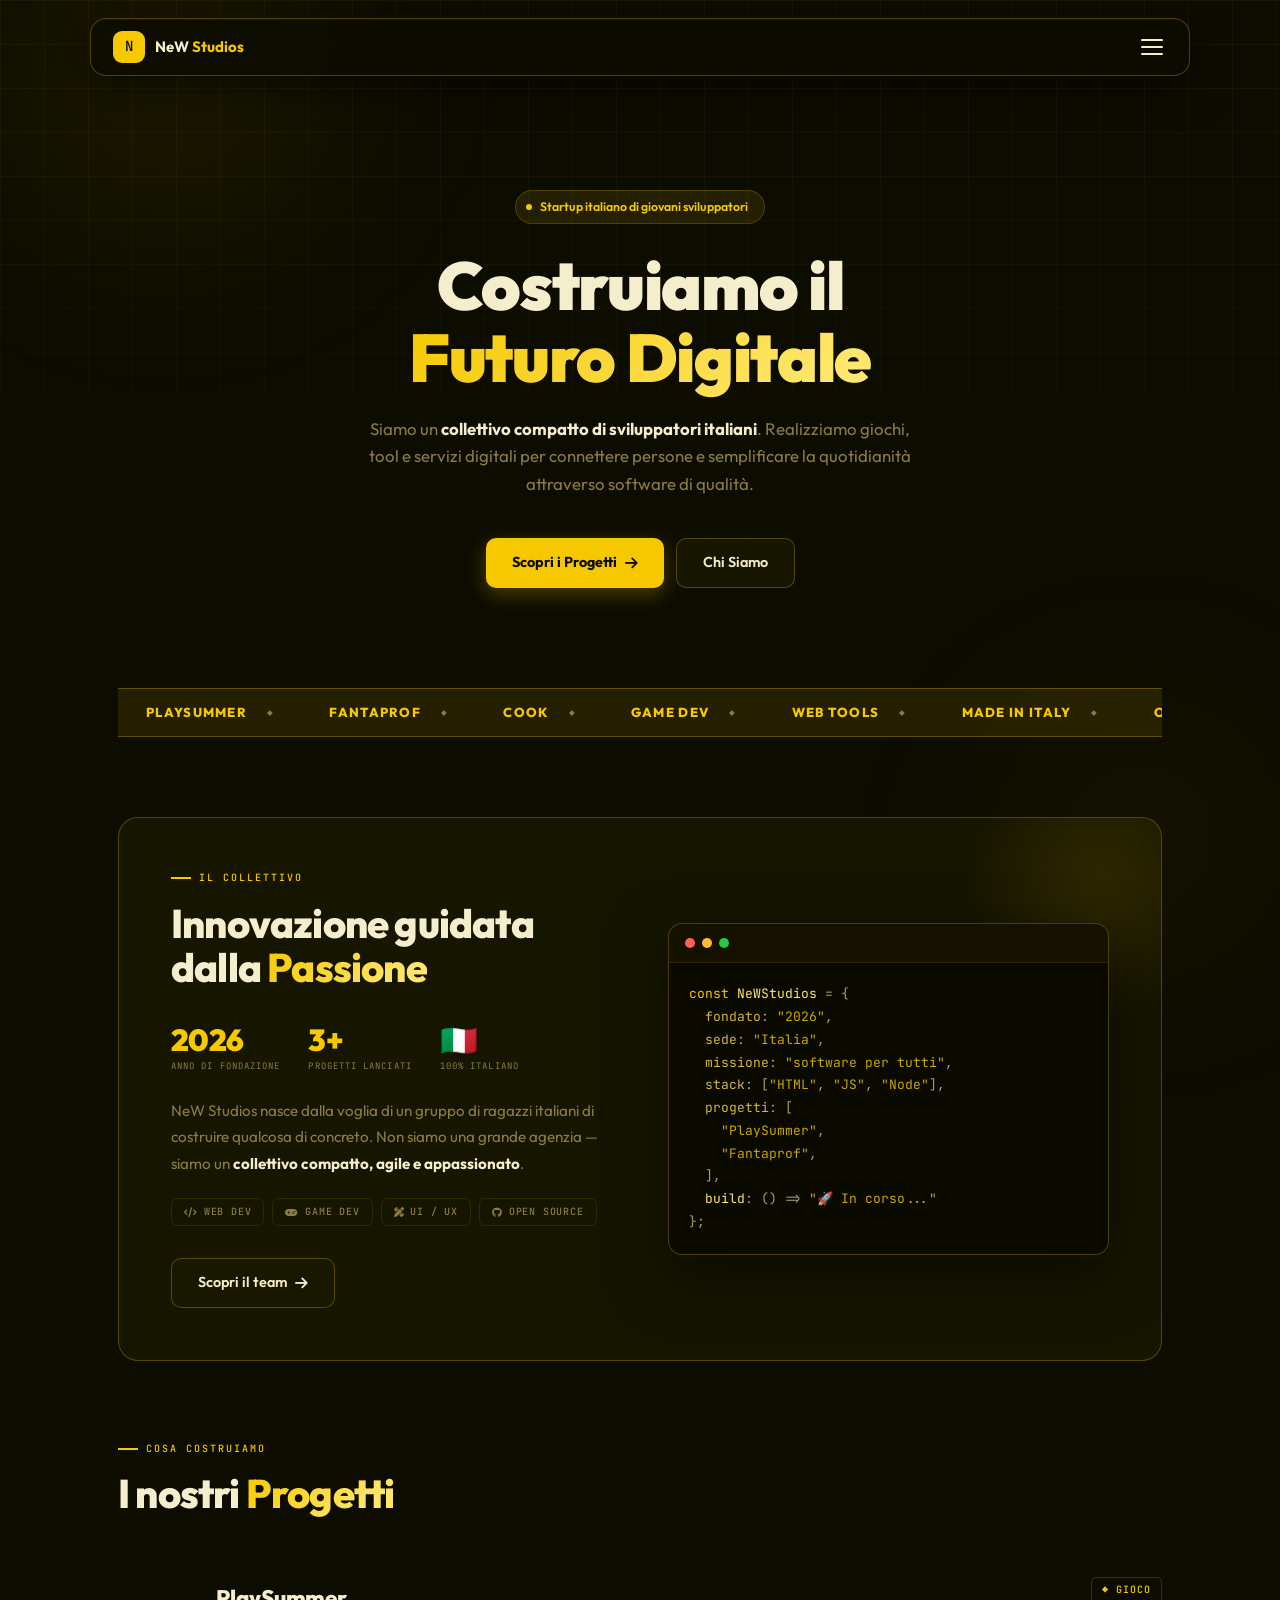
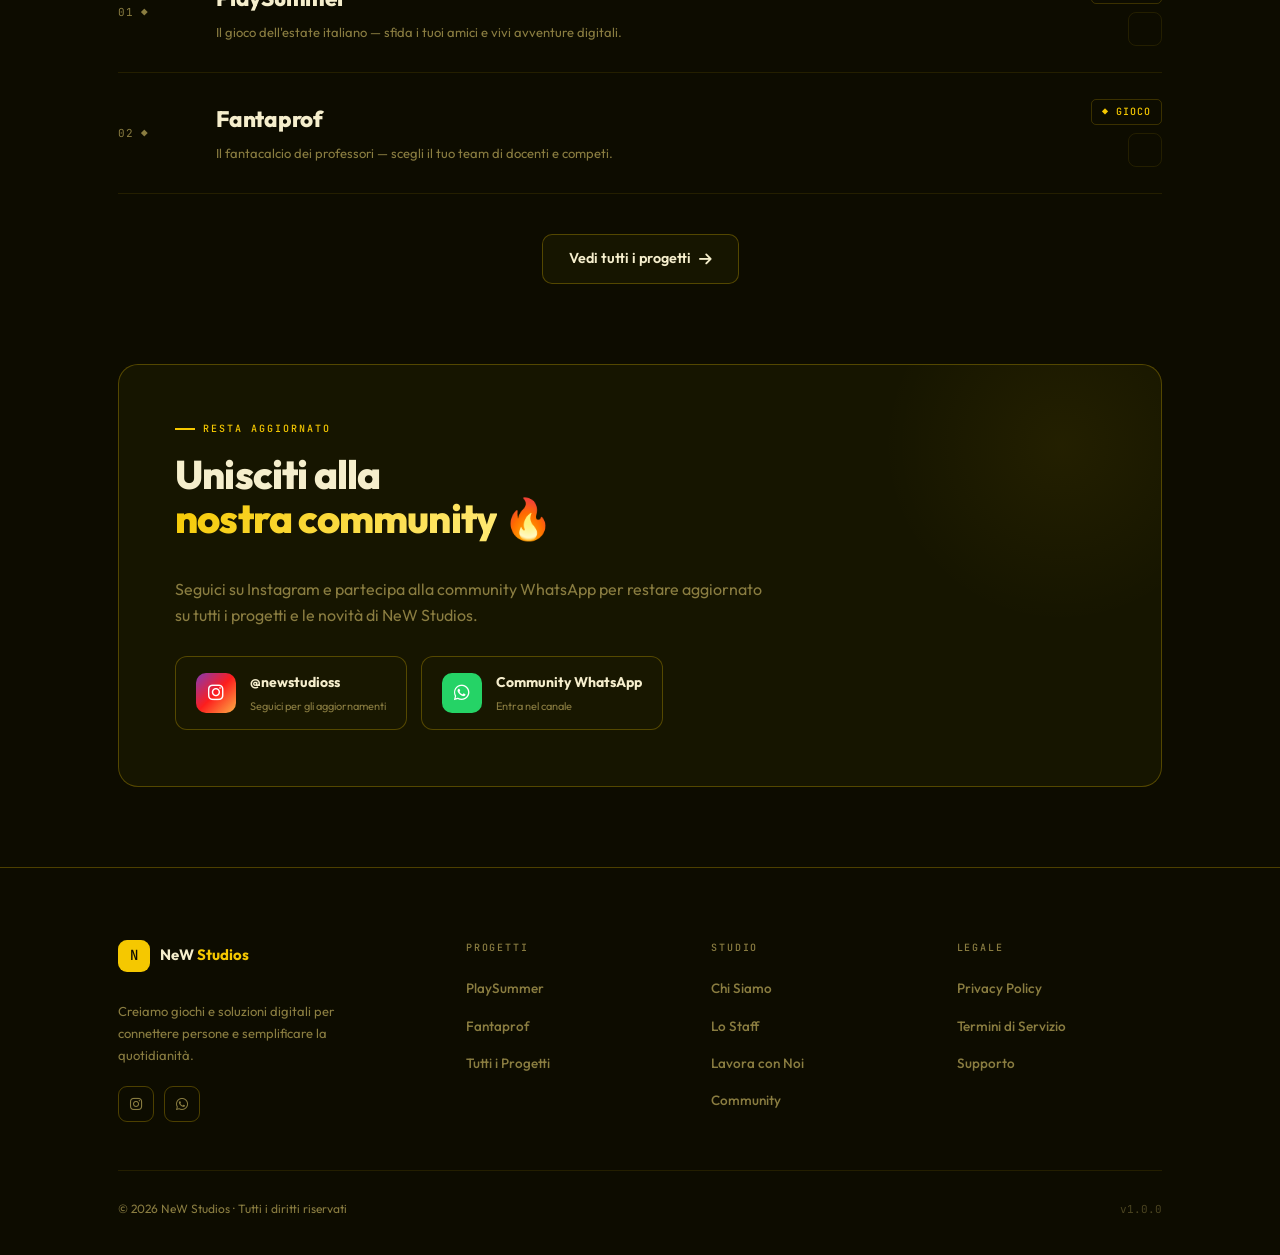
<file: index.html>
<!DOCTYPE html>
<html lang="it">
<head>
<meta charset="UTF-8">
<meta name="viewport" content="width=device-width, initial-scale=1.0">
<meta name="description" content="NeW Studios — Collettivo italiano di giovani sviluppatori. Creiamo giochi, tool e servizi digitali.">
<title>NeW Studios</title>
<link rel="preconnect" href="https://fonts.googleapis.com">
<link rel="preconnect" href="https://fonts.gstatic.com" crossorigin>
<link href="https://fonts.googleapis.com/css2?family=Outfit:wght@300;400;600;700;800;900&family=JetBrains+Mono:wght@400;500&display=swap" rel="stylesheet">
<link rel="stylesheet" href="https://cdnjs.cloudflare.com/ajax/libs/font-awesome/6.5.2/css/all.min.css">
<link rel="stylesheet" href="css/style.css">
</head>
<body>

<div class="bg-grid"></div>
<div class="blob blob-1"></div>
<div class="blob blob-2"></div>

<header class="main-header" id="header">
  <a href="index.html" class="logo">
    <div class="logo-mark">N</div>
    <span class="logo-text">NeW <strong>Studios</strong></span>
  </a>
  <button class="menu-btn" id="openMenu" aria-label="Apri menu">
    <span></span><span></span><span></span>
  </button>
</header>

<div class="sidebar-overlay" id="sidebarOverlay"></div>

<nav class="sidebar" id="sidebar">
  <div class="sidebar-header">
    <span class="sidebar-brand">NeW Studios</span>
    <button class="close-btn" id="closeMenu">&times;</button>
  </div>
  <ul>
    <li><a href="index.html"><span class="nav-icon"><i class="fa-solid fa-house"></i></span>Home</a></li>
    <li><a href="pages/chi-siamo.html"><span class="nav-icon"><i class="fa-solid fa-users"></i></span>Chi Siamo</a></li>
    <li><a href="pages/progetti.html"><span class="nav-icon"><i class="fa-solid fa-cube"></i></span>Progetti</a></li>
    <li><a href="pages/community.html"><span class="nav-icon"><i class="fa-solid fa-fire"></i></span>Community</a></li>
    <li><a href="pages/contatti.html"><span class="nav-icon"><i class="fa-solid fa-envelope"></i></span>Contatti</a></li>
  </ul>
  <div class="sidebar-footer">
    <a href="pages/privacy.html">Privacy Policy</a> &bull; <a href="pages/termini.html">Termini</a>
  </div>
</nav>

<main class="container">

  <section class="hero">
    <div class="hero-badge">
      <span class="hero-badge-dot"></span>
      Startup italiano di giovani sviluppatori
    </div>
    <h1>Costruiamo il<br><span class="highlight">Futuro Digitale</span></h1>
    <p class="hero-desc">
      Siamo un <strong>collettivo compatto di sviluppatori italiani</strong>. Realizziamo giochi, tool e servizi digitali per connettere persone e semplificare la quotidianità attraverso software di qualità.
    </p>
    <div class="hero-actions">
      <a href="pages/progetti.html" class="btn btn-primary">Scopri i Progetti <i class="fa-solid fa-arrow-right"></i></a>
      <a href="pages/chi-siamo.html" class="btn btn-ghost">Chi Siamo</a>
    </div>
  </section>

  <div class="marquee">
    <div class="marquee-track">
      <span class="marquee-item">PlaySummer <span class="m-dot">◆</span></span>
      <span class="marquee-item">Fantaprof <span class="m-dot">◆</span></span>
      <span class="marquee-item">Cook <span class="m-dot">◆</span></span>
      <span class="marquee-item">Game Dev <span class="m-dot">◆</span></span>
      <span class="marquee-item">Web Tools <span class="m-dot">◆</span></span>
      <span class="marquee-item">Made in Italy <span class="m-dot">◆</span></span>
      <span class="marquee-item">Open Source <span class="m-dot">◆</span></span>
      <span class="marquee-item">PlaySummer <span class="m-dot">◆</span></span>
      <span class="marquee-item">Fantaprof <span class="m-dot">◆</span></span>
      <span class="marquee-item">Cook <span class="m-dot">◆</span></span>
      <span class="marquee-item">Game Dev <span class="m-dot">◆</span></span>
      <span class="marquee-item">Web Tools <span class="m-dot">◆</span></span>
      <span class="marquee-item">Made in Italy <span class="m-dot">◆</span></span>
      <span class="marquee-item">Open Source <span class="m-dot">◆</span></span>
    </div>
  </div>

  <section id="about">
    <div class="two-col reveal">
      <div class="col-text">
        <div class="section-tag">Il Collettivo</div>
        <h2>Innovazione guidata dalla <span class="highlight">Passione</span></h2>
        <div class="stats-row">
          <div class="stat">
            <span class="stat-val">2026</span>
            <span class="stat-lbl">Anno di Fondazione</span>
          </div>
          <div class="stat">
            <span class="stat-val">3+</span>
            <span class="stat-lbl">Progetti Lanciati</span>
          </div>
          <div class="stat">
            <span class="stat-val">&#127470;&#127481;</span>
            <span class="stat-lbl">100% Italiano</span>
          </div>
        </div>
        <p>NeW Studios nasce dalla voglia di un gruppo di ragazzi italiani di costruire qualcosa di concreto. Non siamo una grande agenzia — siamo un <strong>collettivo compatto, agile e appassionato</strong>.</p>
        <div class="badge-row">
          <span class="badge"><i class="fa-solid fa-code"></i> Web Dev</span>
          <span class="badge"><i class="fa-solid fa-gamepad"></i> Game Dev</span>
          <span class="badge"><i class="fa-solid fa-pen-ruler"></i> UI / UX</span>
          <span class="badge"><i class="fa-brands fa-github"></i> Open Source</span>
        </div>
        <a href="pages/chi-siamo.html" class="btn btn-ghost" style="margin-top:24px;">Scopri il team <i class="fa-solid fa-arrow-right"></i></a>
      </div>
      <div class="col-visual">
        <div class="visual-card">
          <div class="vc-top">
            <div class="vc-dot red"></div>
            <div class="vc-dot yellow"></div>
            <div class="vc-dot green"></div>
          </div>
          <pre class="vc-code"><span class="c-kw">const</span> <span class="c-fn">NeWStudios</span> = {
  <span class="c-prop">fondato</span>: <span class="c-str">"2026"</span>,
  <span class="c-prop">sede</span>: <span class="c-str">"Italia"</span>,
  <span class="c-prop">missione</span>: <span class="c-str">"software per tutti"</span>,
  <span class="c-prop">stack</span>: [<span class="c-str">"HTML"</span>, <span class="c-str">"JS"</span>, <span class="c-str">"Node"</span>],
  <span class="c-prop">progetti</span>: [
    <span class="c-str">"PlaySummer"</span>,
    <span class="c-str">"Fantaprof"</span>,
  ],
  <span class="c-fn">build</span>: () =&gt; <span class="c-str">"&#128640; In corso..."</span>
};</pre>
        </div>
      </div>
    </div>
  </section>

  <section id="projects">
    <div class="section-tag reveal">Cosa Costruiamo</div>
    <h2 class="reveal reveal-d1">I nostri <span class="highlight">Progetti</span></h2>
    <div class="project-list">
      <a href="pages/playsummer.html" class="project-row reveal">
        <span class="proj-num">01 ◆</span>
        <div class="proj-info">
          <div class="proj-name">PlaySummer</div>
          <div class="proj-desc">Il gioco dell'estate italiano — sfida i tuoi amici e vivi avventure digitali.</div>
        </div>
        <div class="proj-meta">
          <span class="proj-tag">◆ Gioco</span>
          <div class="proj-arrow"><i class="fa-solid fa-arrow-up-right"></i></div>
        </div>
      </a>
      <a href="pages/fantaprof.html" class="project-row reveal reveal-d1">
        <span class="proj-num">02 ◆</span>
        <div class="proj-info">
          <div class="proj-name">Fantaprof</div>
          <div class="proj-desc">Il fantacalcio dei professori — scegli il tuo team di docenti e competi.</div>
        </div>
        <div class="proj-meta">
          <span class="proj-tag">◆ Gioco</span>
          <div class="proj-arrow"><i class="fa-solid fa-arrow-up-right"></i></div>
        </div>
      </a>
    <div style="text-align:center;margin-top:40px;">
      <a href="pages/progetti.html" class="btn btn-ghost">Vedi tutti i progetti <i class="fa-solid fa-arrow-right"></i></a>
    </div>
  </section>

  <section id="community">
    <div class="community-card reveal">
      <div class="community-text">
        <div class="section-tag">Resta Aggiornato</div>
        <h2>Unisciti alla<br><span class="highlight">nostra community</span> &#128293;</h2>
        <p>Seguici su Instagram e partecipa alla community WhatsApp per restare aggiornato su tutti i progetti e le novità di NeW Studios.</p>
        <div class="community-btns">
          <a href="https://instagram.com/newstudioss" target="_blank" class="social-btn ig">
            <div class="social-btn-icon"><i class="fa-brands fa-instagram"></i></div>
            <div>
              <div>@newstudioss</div>
              <div class="social-sub">Seguici per gli aggiornamenti</div>
            </div>
          </a>
          <a href="https://whatsapp.com/channel/0029VbCaQUXKQuJGEnxsJT1s" target="_blank" class="social-btn wa">
            <div class="social-btn-icon"><i class="fa-brands fa-whatsapp"></i></div>
            <div>
              <div>Community WhatsApp</div>
              <div class="social-sub">Entra nel canale</div>
            </div>
          </a>
        </div>
      </div>
    </div>
  </section>

</main>

<footer>
  <div class="container">
    <div class="footer-grid">
      <div class="footer-brand">
        <a href="index.html" class="logo" style="margin-bottom:16px;display:inline-flex;">
          <div class="logo-mark">N</div>
          <span class="logo-text">NeW <strong>Studios</strong></span>
        </a>
        <p class="footer-tagline">Creiamo giochi e soluzioni digitali per connettere persone e semplificare la quotidianità.</p>
        <div class="footer-socials">
          <a href="https://instagram.com/newstudioss" target="_blank" class="footer-social" title="Instagram"><i class="fa-brands fa-instagram"></i></a>
          <a href="https://whatsapp.com/channel/0029VbCaQUXKQuJGEnxsJT1s" target="_blank" class="footer-social" title="WhatsApp"><i class="fa-brands fa-whatsapp"></i></a>
        </div>
      </div>
      <div class="footer-col">
        <h5>Progetti</h5>
        <ul>
          <li><a href="pages/playsummer.html">PlaySummer</a></li>
          <li><a href="pages/fantaprof.html">Fantaprof</a></li>
          <li><a href="pages/progetti.html">Tutti i Progetti</a></li>
        </ul>
      </div>
      <div class="footer-col">
        <h5>Studio</h5>
        <ul>
          <li><a href="pages/chi-siamo.html">Chi Siamo</a></li>
          <li><a href="pages/chi-siamo.html#staff">Lo Staff</a></li>
          <li><a href="pages/contatti.html">Lavora con Noi</a></li>
          <li><a href="pages/community.html">Community</a></li>
        </ul>
      </div>
      <div class="footer-col">
        <h5>Legale</h5>
        <ul>
          <li><a href="pages/privacy.html">Privacy Policy</a></li>
          <li><a href="pages/termini.html">Termini di Servizio</a></li>
          <li><a href="pages/contatti.html">Supporto</a></li>
        </ul>
      </div>
    </div>
    <div class="footer-bottom">
      <p class="footer-copy">© 2026 NeW Studios · Tutti i diritti riservati</p>
      <span class="footer-ver">v1.0.0</span>
    </div>
  </div>
</footer>

<script src="js/main.js"></script>
</body>
</html>
</file>
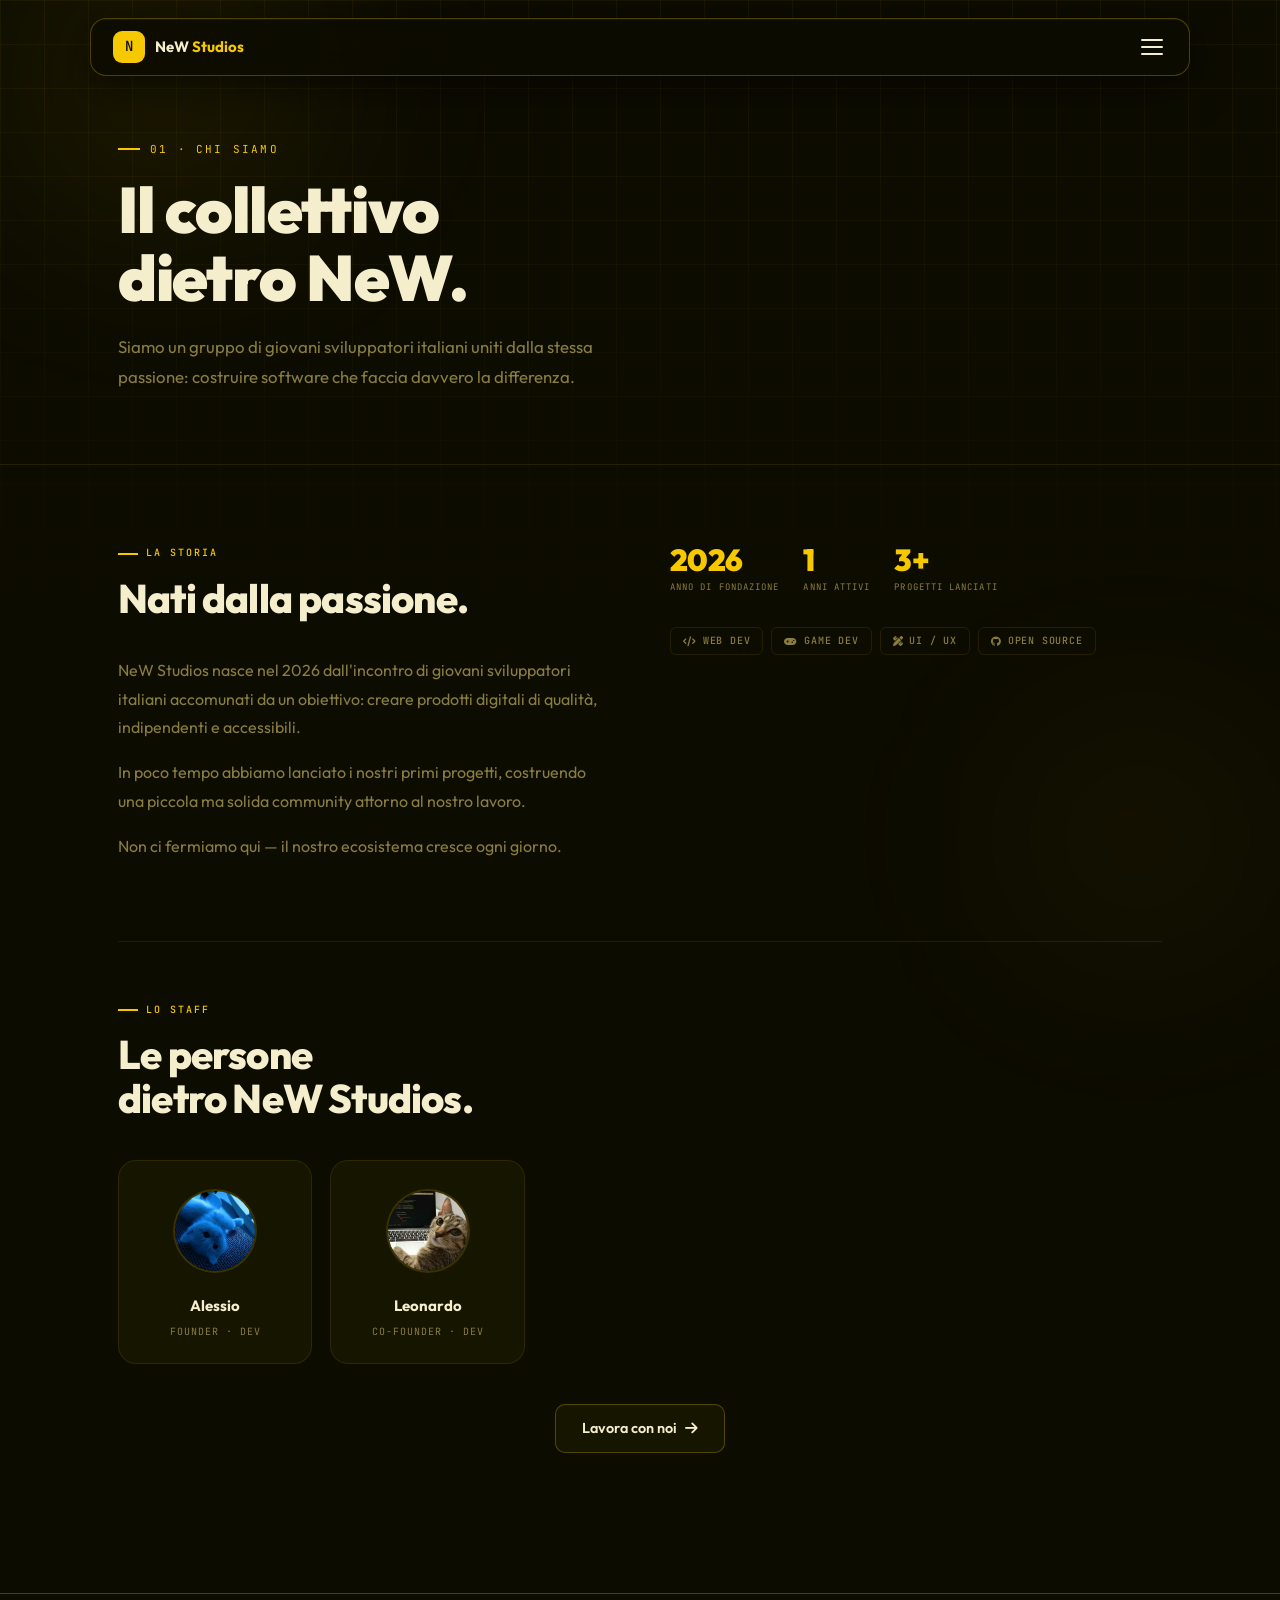
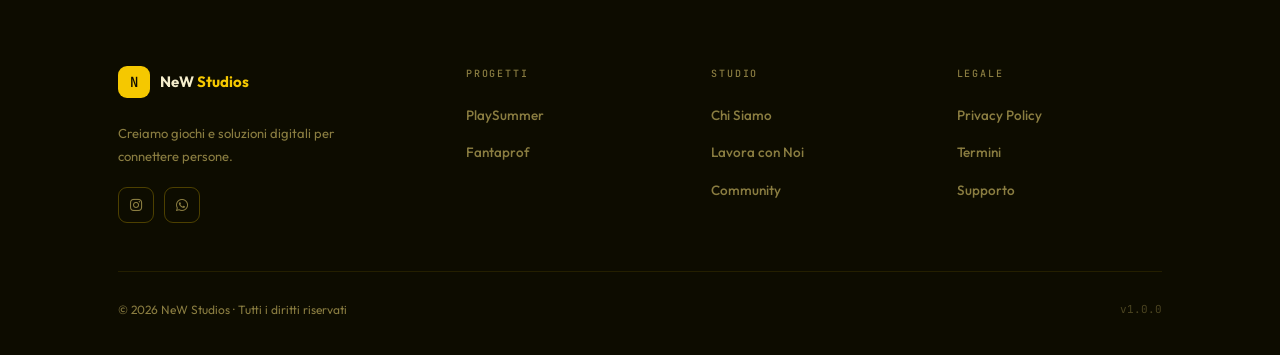
<file: pages/chi-siamo.html>
<!DOCTYPE html>
<html lang="it">
<head>
<meta charset="UTF-8">
<meta name="viewport" content="width=device-width, initial-scale=1.0">
<title>Chi Siamo — NeW Studios</title>
<link href="https://fonts.googleapis.com/css2?family=Outfit:wght@300;400;600;700;800;900&family=JetBrains+Mono:wght@400;500&display=swap" rel="stylesheet">
<link rel="stylesheet" href="https://cdnjs.cloudflare.com/ajax/libs/font-awesome/6.5.2/css/all.min.css">
<link rel="stylesheet" href="../css/style.css">
</head>
<body>
<div class="bg-grid"></div>
<div class="blob blob-1"></div>
<div class="blob blob-2"></div>

<header class="main-header" id="header">
  <a href="../index.html" class="logo">
    <div class="logo-mark">N</div>
    <span class="logo-text">NeW <strong>Studios</strong></span>
  </a>
  <button class="menu-btn" id="openMenu"><span></span><span></span><span></span></button>
</header>
<div class="sidebar-overlay" id="sidebarOverlay"></div>
<nav class="sidebar" id="sidebar">
  <div class="sidebar-header">
    <span class="sidebar-brand">NeW Studios</span>
    <button class="close-btn" id="closeMenu">&times;</button>
  </div>
  <ul>
    <li><a href="../index.html"><span class="nav-icon"><i class="fa-solid fa-house"></i></span>Home</a></li>
    <li><a href="chi-siamo.html"><span class="nav-icon"><i class="fa-solid fa-users"></i></span>Chi Siamo</a></li>
    <li><a href="progetti.html"><span class="nav-icon"><i class="fa-solid fa-cube"></i></span>Progetti</a></li>
    <li><a href="community.html"><span class="nav-icon"><i class="fa-solid fa-fire"></i></span>Community</a></li>
    <li><a href="contatti.html"><span class="nav-icon"><i class="fa-solid fa-envelope"></i></span>Contatti</a></li>
  </ul>
  <div class="sidebar-footer">
    <a href="privacy.html">Privacy Policy</a> &bull; <a href="termini.html">Termini</a>
  </div>
</nav>

<main>
  <section class="page-hero">
    <div class="container">
      <div class="page-hero-inner reveal">
        <div class="page-eyebrow">01 · Chi Siamo</div>
        <h1 style="font-size:clamp(2.2rem,7vw,4rem);margin-bottom:20px;letter-spacing:-0.02em;font-weight:900;">Il collettivo<br>dietro NeW.</h1>
        <p style="font-size:1.05rem;color:var(--muted);line-height:1.8;max-width:540px;">Siamo un gruppo di giovani sviluppatori italiani uniti dalla stessa passione: costruire software che faccia davvero la differenza.</p>
      </div>
    </div>
  </section>

  <section class="content-section">
    <div class="container">
      <div class="section-grid reveal">
        <div>
          <div class="section-tag">La Storia</div>
          <h2>Nati dalla passione.</h2>
          <p style="color:var(--muted);line-height:1.8;margin-bottom:16px;">NeW Studios nasce nel 2026 dall'incontro di giovani sviluppatori italiani accomunati da un obiettivo: creare prodotti digitali di qualità, indipendenti e accessibili.</p>
          <p style="color:var(--muted);line-height:1.8;margin-bottom:16px;">In poco tempo abbiamo lanciato i nostri primi progetti, costruendo una piccola ma solida community attorno al nostro lavoro.</p>
          <p style="color:var(--muted);line-height:1.8;">Non ci fermiamo qui — il nostro ecosistema cresce ogni giorno.</p>
        </div>
        <div>
          <div style="display:flex;gap:24px;flex-wrap:wrap;margin-bottom:32px;">
            <div class="stat"><span class="stat-val">2026</span><span class="stat-lbl">Anno di fondazione</span></div>
            <div class="stat"><span class="stat-val">1</span><span class="stat-lbl">Anni Attivi</span></div>
            <div class="stat"><span class="stat-val">3+</span><span class="stat-lbl">Progetti Lanciati</span></div>
          </div>
          <div class="badge-row">
            <span class="badge"><i class="fa-solid fa-code"></i> Web Dev</span>
            <span class="badge"><i class="fa-solid fa-gamepad"></i> Game Dev</span>
            <span class="badge"><i class="fa-solid fa-pen-ruler"></i> UI / UX</span>
            <span class="badge"><i class="fa-brands fa-github"></i> Open Source</span>
          </div>
        </div>
      </div>
    </div>
  </section>

  <section id="staff" style="padding:0 0 100px;">
    <div class="container">
      <hr style="border:none;border-top:1px solid var(--border);margin-bottom:60px;">
      <div class="section-tag reveal">Lo Staff</div>
      <h2 class="reveal reveal-d1" style="margin-bottom:40px;">Le persone<br>dietro NeW Studios.</h2>
      <div class="team-grid">
        <div class="team-card reveal">
          <img src="../images/staffers/alessio.png" alt="Alessio" onerror="this.style.display='none'">
          <div class="team-name">Alessio</div>
          <div class="team-role">Founder · Dev</div>
        </div>
        <div class="team-card reveal reveal-d1">
          <img src="../images/staffers/leonardo.png" alt="Leonardo" onerror="this.style.display='none'">
          <div class="team-name">Leonardo</div>
          <div class="team-role">Co-Founder · Dev</div>
        </div>
      </div>
      <div style="text-align:center;margin-top:40px;">
        <a href="contatti.html" class="btn btn-ghost">Lavora con noi <i class="fa-solid fa-arrow-right"></i></a>
      </div>
    </div>
  </section>
</main>

<footer>
  <div class="container">
    <div class="footer-grid">
      <div class="footer-brand">
        <a href="../index.html" class="logo" style="margin-bottom:12px;display:inline-flex;"><div class="logo-mark">N</div><span class="logo-text">NeW <strong>Studios</strong></span></a>
        <p class="footer-tagline">Creiamo giochi e soluzioni digitali per connettere persone.</p>
        <div class="footer-socials">
          <a href="https://instagram.com/newstudioss" target="_blank" class="footer-social"><i class="fa-brands fa-instagram"></i></a>
          <a href="https://whatsapp.com/channel/0029VbCaQUXKQuJGEnxsJT1s" target="_blank" class="footer-social"><i class="fa-brands fa-whatsapp"></i></a>
        </div>
      </div>
      <div class="footer-col"><h5>Progetti</h5><ul><li><a href="playsummer.html">PlaySummer</a></li><li><a href="fantaprof.html">Fantaprof</a></li></li></ul></div>
      <div class="footer-col"><h5>Studio</h5><ul><li><a href="chi-siamo.html">Chi Siamo</a></li><li><a href="contatti.html">Lavora con Noi</a></li><li><a href="community.html">Community</a></li></ul></div>
      <div class="footer-col"><h5>Legale</h5><ul><li><a href="privacy.html">Privacy Policy</a></li><li><a href="termini.html">Termini</a></li><li><a href="contatti.html">Supporto</a></li></ul></div>
    </div>
    <div class="footer-bottom">
      <p class="footer-copy">© 2026 NeW Studios · Tutti i diritti riservati</p>
      <span class="footer-ver">v1.0.0</span>
    </div>
  </div>
</footer>
<script src="../js/main.js"></script>
</body>
</html>
</file>
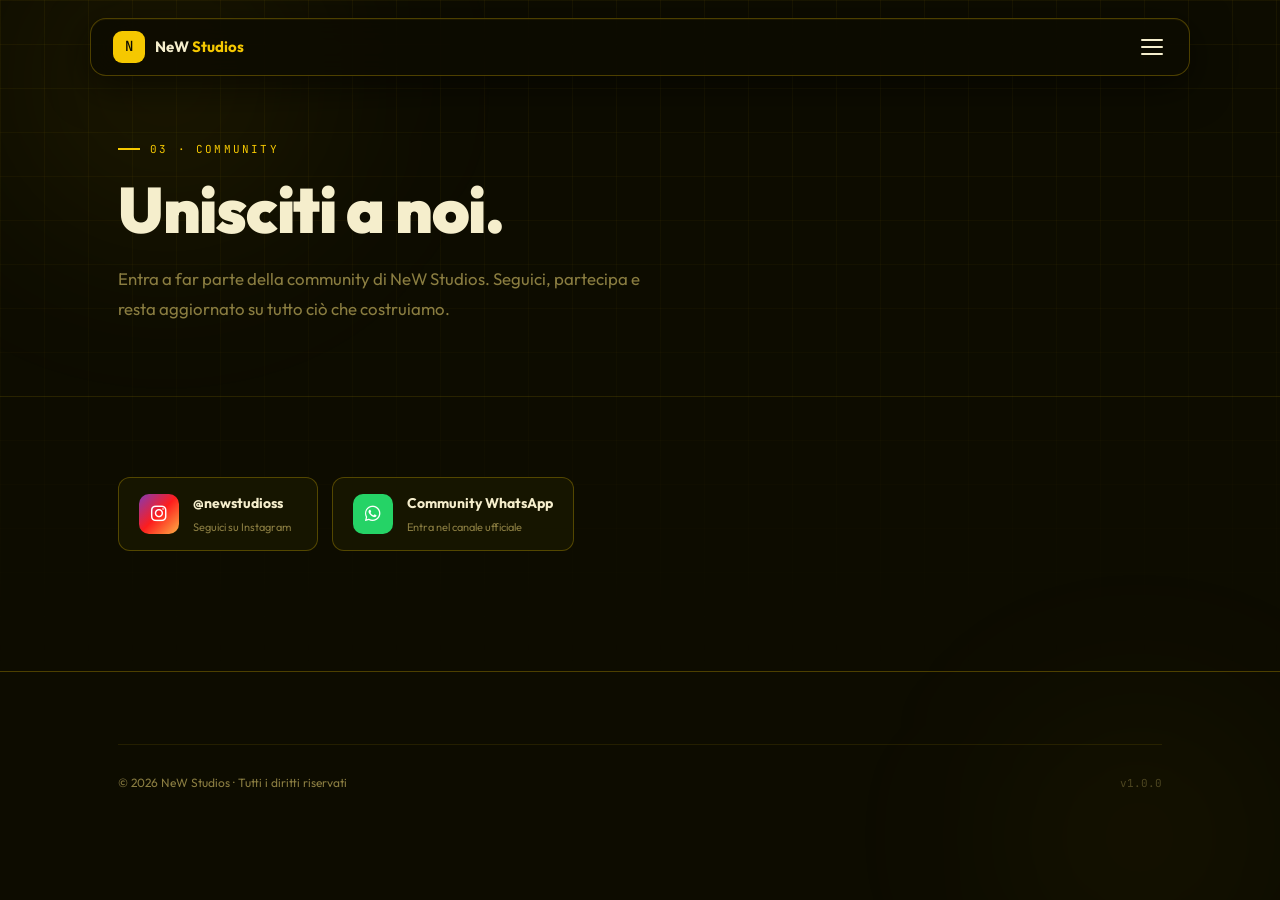
<file: pages/community.html>
<!DOCTYPE html>
<html lang="it">
<head>
<meta charset="UTF-8">
<meta name="viewport" content="width=device-width, initial-scale=1.0">
<title>Community — NeW Studios</title>
<link href="https://fonts.googleapis.com/css2?family=Outfit:wght@300;400;600;700;800;900&family=JetBrains+Mono:wght@400;500&display=swap" rel="stylesheet">
<link rel="stylesheet" href="https://cdnjs.cloudflare.com/ajax/libs/font-awesome/6.5.2/css/all.min.css">
<link rel="stylesheet" href="../css/style.css">
</head>
<body>
<div class="bg-grid"></div><div class="blob blob-1"></div><div class="blob blob-2"></div>
<header class="main-header" id="header">
  <a href="../index.html" class="logo"><div class="logo-mark">N</div><span class="logo-text">NeW <strong>Studios</strong></span></a>
  <button class="menu-btn" id="openMenu"><span></span><span></span><span></span></button>
</header>
<div class="sidebar-overlay" id="sidebarOverlay"></div>
<nav class="sidebar" id="sidebar">
  <div class="sidebar-header"><span class="sidebar-brand">NeW Studios</span><button class="close-btn" id="closeMenu">&times;</button></div>
  <ul>
    <li><a href="../index.html"><span class="nav-icon"><i class="fa-solid fa-house"></i></span>Home</a></li>
    <li><a href="chi-siamo.html"><span class="nav-icon"><i class="fa-solid fa-users"></i></span>Chi Siamo</a></li>
    <li><a href="progetti.html"><span class="nav-icon"><i class="fa-solid fa-cube"></i></span>Progetti</a></li>
    <li><a href="community.html"><span class="nav-icon"><i class="fa-solid fa-fire"></i></span>Community</a></li>
    <li><a href="contatti.html"><span class="nav-icon"><i class="fa-solid fa-envelope"></i></span>Contatti</a></li>
  </ul>
  <div class="sidebar-footer"><a href="privacy.html">Privacy Policy</a> &bull; <a href="termini.html">Termini</a></div>
</nav>
<main>
  <section class="page-hero">
    <div class="container">
      <div class="page-hero-inner reveal">
        <div class="page-eyebrow">03 · Community</div>
        <h1 style="font-size:clamp(2.2rem,7vw,4rem);margin-bottom:20px;letter-spacing:-0.02em;font-weight:900;">Unisciti a noi.</h1>
        <p style="font-size:1.05rem;color:var(--muted);line-height:1.8;max-width:540px;">Entra a far parte della community di NeW Studios. Seguici, partecipa e resta aggiornato su tutto ciò che costruiamo.</p>
      </div>
    </div>
  </section>
  <section class="content-section">
    <div class="container">
      <div class="community-btns reveal" style="flex-wrap:wrap;">
        <a href="https://instagram.com/newstudioss" target="_blank" class="social-btn ig">
          <div class="social-btn-icon"><i class="fa-brands fa-instagram"></i></div>
          <div><div>@newstudioss</div><div class="social-sub">Seguici su Instagram</div></div>
        </a>
        <a href="https://whatsapp.com/channel/0029VbCaQUXKQuJGEnxsJT1s" target="_blank" class="social-btn wa">
          <div class="social-btn-icon"><i class="fa-brands fa-whatsapp"></i></div>
          <div><div>Community WhatsApp</div><div class="social-sub">Entra nel canale ufficiale</div></div>
        </a>
      </div>
    </div>
  </section>
</main>
<footer>
  <div class="container">
    <div class="footer-bottom" style="border-top:1px solid var(--border);padding-top:28px;">
      <p class="footer-copy">© 2026 NeW Studios · Tutti i diritti riservati</p>
      <span class="footer-ver">v1.0.0</span>
    </div>
  </div>
</footer>
<script src="../js/main.js"></script>
</body>
</html>
</file>
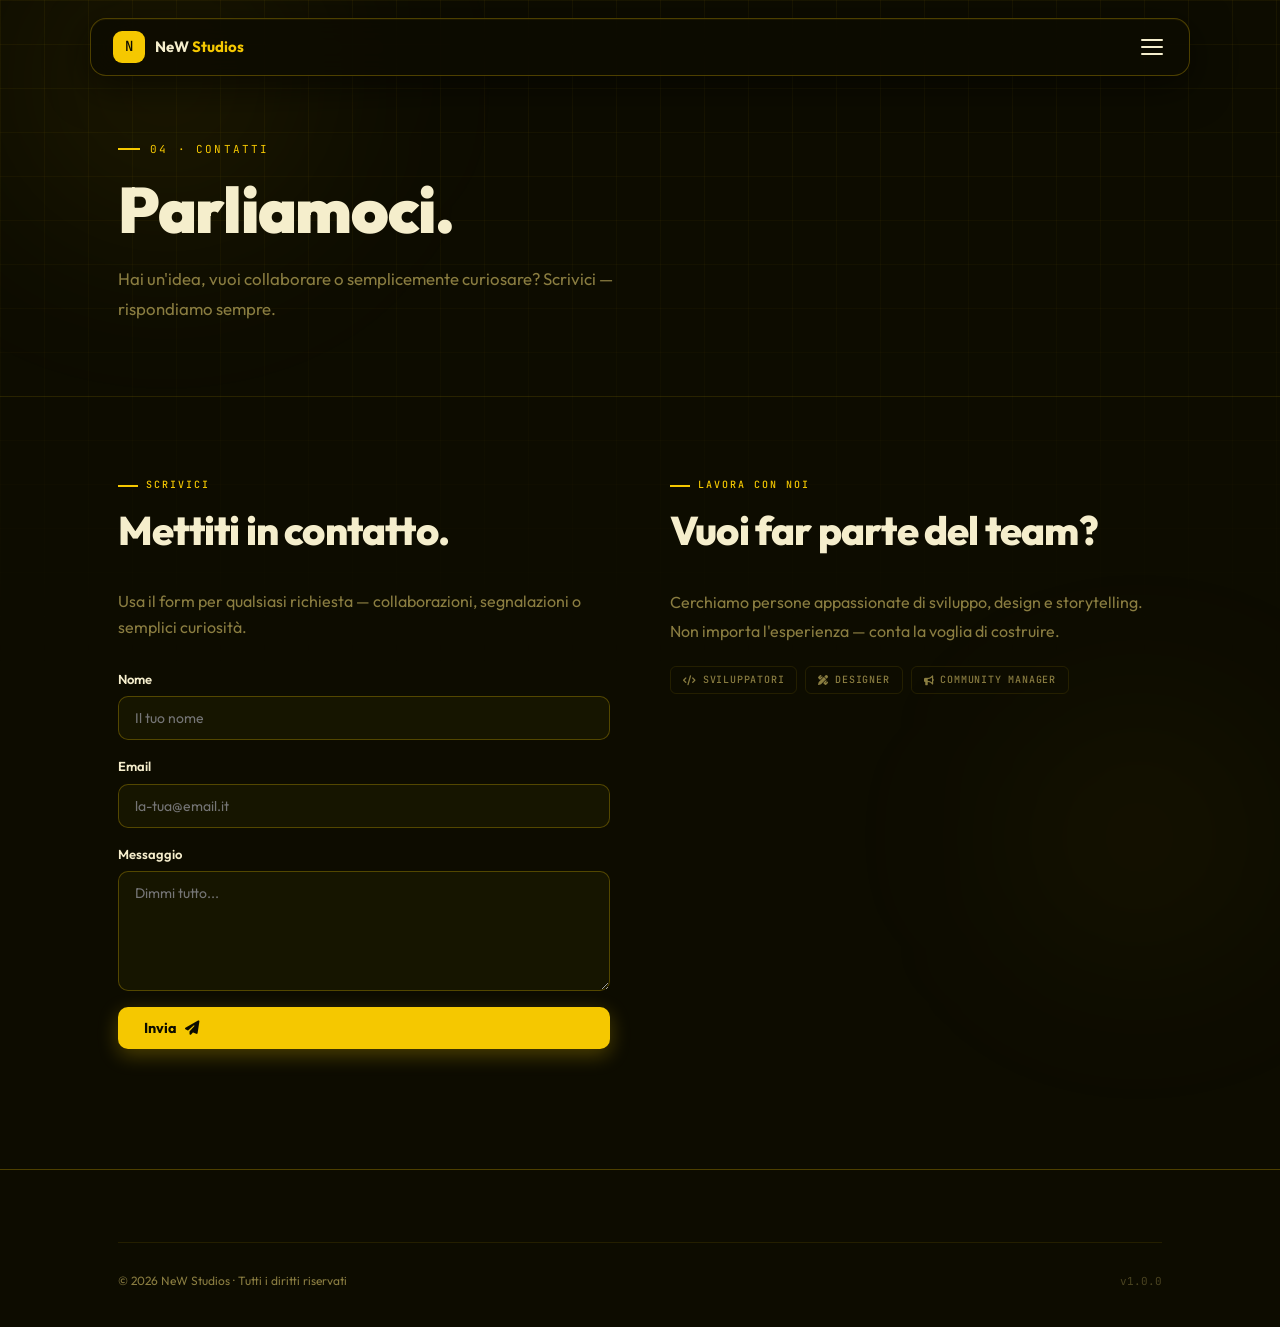
<file: pages/contatti.html>
<!DOCTYPE html>
<html lang="it">
<head>
<meta charset="UTF-8">
<meta name="viewport" content="width=device-width, initial-scale=1.0">
<title>Contatti — NeW Studios</title>
<link href="https://fonts.googleapis.com/css2?family=Outfit:wght@300;400;600;700;800;900&family=JetBrains+Mono:wght@400;500&display=swap" rel="stylesheet">
<link rel="stylesheet" href="https://cdnjs.cloudflare.com/ajax/libs/font-awesome/6.5.2/css/all.min.css">
<link rel="stylesheet" href="../css/style.css">
</head>
<body>
<div class="bg-grid"></div><div class="blob blob-1"></div><div class="blob blob-2"></div>
<header class="main-header" id="header">
  <a href="../index.html" class="logo"><div class="logo-mark">N</div><span class="logo-text">NeW <strong>Studios</strong></span></a>
  <button class="menu-btn" id="openMenu"><span></span><span></span><span></span></button>
</header>
<div class="sidebar-overlay" id="sidebarOverlay"></div>
<nav class="sidebar" id="sidebar">
  <div class="sidebar-header"><span class="sidebar-brand">NeW Studios</span><button class="close-btn" id="closeMenu">&times;</button></div>
  <ul>
    <li><a href="../index.html"><span class="nav-icon"><i class="fa-solid fa-house"></i></span>Home</a></li>
    <li><a href="chi-siamo.html"><span class="nav-icon"><i class="fa-solid fa-users"></i></span>Chi Siamo</a></li>
    <li><a href="progetti.html"><span class="nav-icon"><i class="fa-solid fa-cube"></i></span>Progetti</a></li>
    <li><a href="community.html"><span class="nav-icon"><i class="fa-solid fa-fire"></i></span>Community</a></li>
    <li><a href="contatti.html"><span class="nav-icon"><i class="fa-solid fa-envelope"></i></span>Contatti</a></li>
  </ul>
  <div class="sidebar-footer"><a href="privacy.html">Privacy Policy</a> &bull; <a href="termini.html">Termini</a></div>
</nav>
<main>
  <section class="page-hero">
    <div class="container">
      <div class="page-hero-inner reveal">
        <div class="page-eyebrow">04 · Contatti</div>
        <h1 style="font-size:clamp(2.2rem,7vw,4rem);margin-bottom:20px;letter-spacing:-0.02em;font-weight:900;">Parliamoci.</h1>
        <p style="font-size:1.05rem;color:var(--muted);line-height:1.8;max-width:540px;">Hai un'idea, vuoi collaborare o semplicemente curiosare? Scrivici — rispondiamo sempre.</p>
      </div>
    </div>
  </section>
  <section class="content-section">
    <div class="container">
      <div class="section-grid reveal">
        <div>
          <div class="section-tag">Scrivici</div>
          <h2>Mettiti in contatto.</h2>
          <p style="color:var(--muted);margin-bottom:28px;">Usa il form per qualsiasi richiesta — collaborazioni, segnalazioni o semplici curiosità.</p>
          <form class="contact-form" onsubmit="return false;">
            <div class="form-group">
              <label>Nome</label>
              <input type="text" placeholder="Il tuo nome">
            </div>
            <div class="form-group">
              <label>Email</label>
              <input type="email" placeholder="la-tua@email.it">
            </div>
            <div class="form-group">
              <label>Messaggio</label>
              <textarea placeholder="Dimmi tutto..."></textarea>
            </div>
            <button type="submit" class="btn btn-primary">Invia <i class="fa-solid fa-paper-plane"></i></button>
          </form>
        </div>
        <div>
          <div class="section-tag">Lavora con Noi</div>
          <h2>Vuoi far parte del team?</h2>
          <p style="color:var(--muted);line-height:1.8;margin-bottom:20px;">Cerchiamo persone appassionate di sviluppo, design e storytelling. Non importa l'esperienza — conta la voglia di costruire.</p>
          <div class="badge-row">
            <span class="badge"><i class="fa-solid fa-code"></i> Sviluppatori</span>
            <span class="badge"><i class="fa-solid fa-pen-ruler"></i> Designer</span>
            <span class="badge"><i class="fa-solid fa-bullhorn"></i> Community Manager</span>
          </div>
        </div>
      </div>
    </div>
  </section>
</main>
<footer>
  <div class="container">
    <div class="footer-bottom" style="border-top:1px solid var(--border);padding-top:28px;">
      <p class="footer-copy">© 2026 NeW Studios · Tutti i diritti riservati</p>
      <span class="footer-ver">v1.0.0</span>
    </div>
  </div>
</footer>
<script src="../js/main.js"></script>
</body>
</html>
</file>
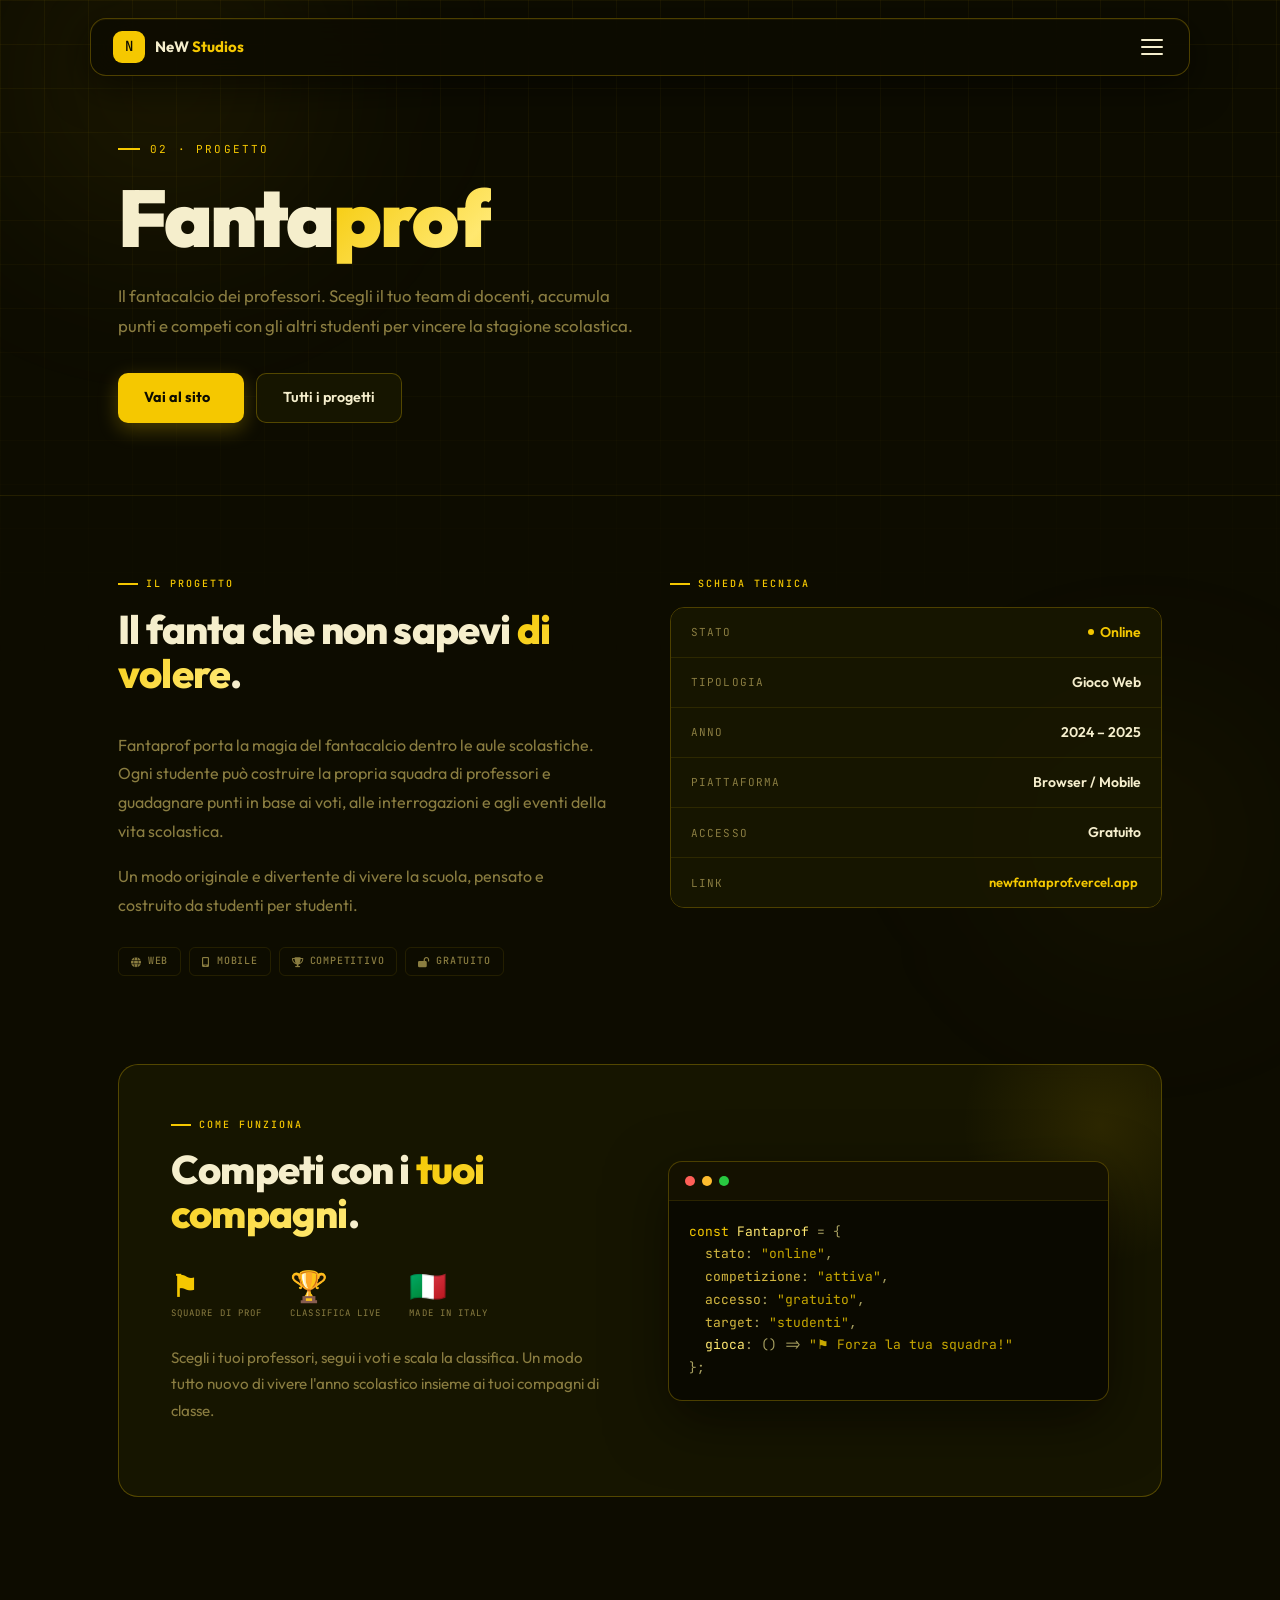
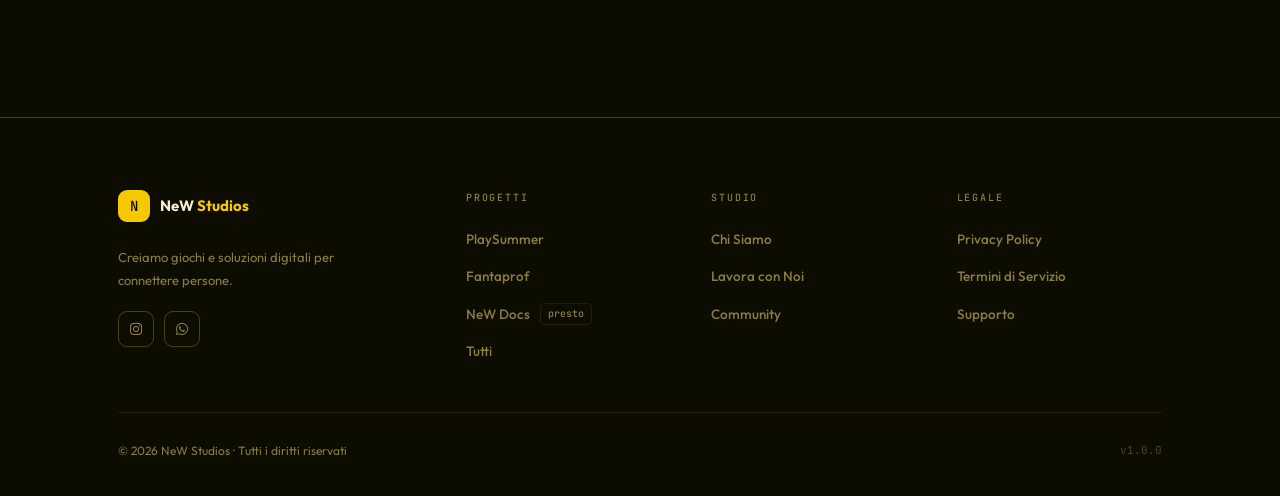
<file: pages/fantaprof.html>
<!DOCTYPE html>
<html lang="it">
<head>
<meta charset="UTF-8">
<meta name="viewport" content="width=device-width, initial-scale=1.0">
<title>Fantaprof — NeW Studios</title>
<link href="https://fonts.googleapis.com/css2?family=Outfit:wght@300;400;600;700;800;900&family=JetBrains+Mono:wght@400;500&display=swap" rel="stylesheet">
<link rel="stylesheet" href="https://cdnjs.cloudflare.com/ajax/libs/font-awesome/6.5.2/css/all.min.css">
<link rel="stylesheet" href="../css/style.css">
</head>
<body>
<div class="bg-grid"></div>
<div class="blob blob-1"></div>
<div class="blob blob-2"></div>

<header class="main-header" id="header">
  <a href="../index.html" class="logo">
    <div class="logo-mark">N</div>
    <span class="logo-text">NeW <strong>Studios</strong></span>
  </a>
  <button class="menu-btn" id="openMenu" aria-label="Apri menu"><span></span><span></span><span></span></button>
</header>

<div class="sidebar-overlay" id="sidebarOverlay"></div>
<nav class="sidebar" id="sidebar">
  <div class="sidebar-header">
    <span class="sidebar-brand">NeW Studios</span>
    <button class="close-btn" id="closeMenu">&times;</button>
  </div>
  <ul>
    <li><a href="../index.html"><span class="nav-icon"><i class="fa-solid fa-house"></i></span>Home</a></li>
    <li><a href="chi-siamo.html"><span class="nav-icon"><i class="fa-solid fa-users"></i></span>Chi Siamo</a></li>
    <li><a href="progetti.html"><span class="nav-icon"><i class="fa-solid fa-cube"></i></span>Progetti</a></li>
    <li><a href="community.html"><span class="nav-icon"><i class="fa-solid fa-fire"></i></span>Community</a></li>
    <li><a href="contatti.html"><span class="nav-icon"><i class="fa-solid fa-envelope"></i></span>Contatti</a></li>
  </ul>
  <div class="sidebar-footer">
    <a href="privacy.html">Privacy Policy</a> &bull; <a href="termini.html">Termini</a>
  </div>
</nav>

<main>
  <!-- HERO PROGETTO -->
  <section class="page-hero">
    <div class="container">
      <div class="page-hero-inner reveal">
        <div class="page-eyebrow">02 · Progetto</div>
        <h1 style="font-size:clamp(2.6rem,8vw,5rem);margin-bottom:20px;letter-spacing:-0.03em;font-weight:900;">
          Fanta<span class="highlight">prof</span>
        </h1>
        <p style="font-size:1.05rem;color:var(--muted);line-height:1.8;max-width:520px;margin-bottom:32px;">
          Il fantacalcio dei professori. Scegli il tuo team di docenti, accumula punti e competi con gli altri studenti per vincere la stagione scolastica.
        </p>
        <div style="display:flex;gap:12px;flex-wrap:wrap;">
          <a href="https://newfantaprof.vercel.app" target="_blank" class="btn btn-primary">
            Vai al sito <i class="fa-solid fa-arrow-up-right"></i>
          </a>
          <a href="progetti.html" class="btn btn-ghost">
            Tutti i progetti
          </a>
        </div>
      </div>
    </div>
  </section>

  <!-- META + DETTAGLI -->
  <section style="padding:0 0 80px;">
    <div class="container">
      <div class="section-grid reveal">

        <!-- Colonna sinistra -->
        <div>
          <div class="section-tag">Il Progetto</div>
          <h2>Il fanta che non sapevi <span class="highlight">di volere</span>.</h2>
          <p style="color:var(--muted);line-height:1.8;margin-bottom:16px;">
            Fantaprof porta la magia del fantacalcio dentro le aule scolastiche. Ogni studente può costruire la propria squadra di professori e guadagnare punti in base ai voti, alle interrogazioni e agli eventi della vita scolastica.
          </p>
          <p style="color:var(--muted);line-height:1.8;margin-bottom:28px;">
            Un modo originale e divertente di vivere la scuola, pensato e costruito da studenti per studenti.
          </p>
          <div class="badge-row">
            <span class="badge"><i class="fa-solid fa-globe"></i> Web</span>
            <span class="badge"><i class="fa-solid fa-mobile-screen"></i> Mobile</span>
            <span class="badge"><i class="fa-solid fa-trophy"></i> Competitivo</span>
            <span class="badge"><i class="fa-solid fa-lock-open"></i> Gratuito</span>
          </div>
        </div>

        <!-- Colonna destra: scheda tecnica -->
        <div>
          <div class="section-tag">Scheda Tecnica</div>
          <div class="meta-table">
            <div class="meta-row">
              <span class="meta-key">Stato</span>
              <span class="meta-val meta-live">Online</span>
            </div>
            <div class="meta-row">
              <span class="meta-key">Tipologia</span>
              <span class="meta-val">Gioco Web</span>
            </div>
            <div class="meta-row">
              <span class="meta-key">Anno</span>
              <span class="meta-val">2024 – 2025</span>
            </div>
            <div class="meta-row">
              <span class="meta-key">Piattaforma</span>
              <span class="meta-val">Browser / Mobile</span>
            </div>
            <div class="meta-row">
              <span class="meta-key">Accesso</span>
              <span class="meta-val">Gratuito</span>
            </div>
            <div class="meta-row">
              <span class="meta-key">Link</span>
              <span class="meta-val">
                <a href="https://newfantaprof.vercel.app" target="_blank" style="color:var(--accent);font-size:13px;text-decoration:none;">
                  newfantaprof.vercel.app <i class="fa-solid fa-arrow-up-right" style="font-size:10px;"></i>
                </a>
              </span>
            </div>
          </div>
        </div>

      </div>
    </div>
  </section>

  <!-- STATISTICHE -->
  <section style="padding:0 0 100px;">
    <div class="container">
      <div class="two-col reveal">
        <div class="col-text">
          <div class="section-tag">Come funziona</div>
          <h2>Competi con i <span class="highlight">tuoi compagni</span>.</h2>
          <div class="stats-row">
            <div class="stat">
              <span class="stat-val">⚑</span>
              <span class="stat-lbl">Squadre di prof</span>
            </div>
            <div class="stat">
              <span class="stat-val">🏆</span>
              <span class="stat-lbl">Classifica live</span>
            </div>
            <div class="stat">
              <span class="stat-val">🇮🇹</span>
              <span class="stat-lbl">Made in Italy</span>
            </div>
          </div>
          <p>Scegli i tuoi professori, segui i voti e scala la classifica. Un modo tutto nuovo di vivere l'anno scolastico insieme ai tuoi compagni di classe.</p>
        </div>
        <div class="col-visual">
          <div class="visual-card">
            <div class="vc-top">
              <div class="vc-dot red"></div>
              <div class="vc-dot yellow"></div>
              <div class="vc-dot green"></div>
            </div>
            <pre class="vc-code"><span class="c-kw">const</span> <span class="c-fn">Fantaprof</span> = {
  <span class="c-prop">stato</span>: <span class="c-str">"online"</span>,
  <span class="c-prop">competizione</span>: <span class="c-str">"attiva"</span>,
  <span class="c-prop">accesso</span>: <span class="c-str">"gratuito"</span>,
  <span class="c-prop">target</span>: <span class="c-str">"studenti"</span>,
  <span class="c-fn">gioca</span>: () =&gt; <span class="c-str">"⚑ Forza la tua squadra!"</span>
};</pre>
          </div>
        </div>
      </div>
    </div>
  </section>
</main>

<footer>
  <div class="container">
    <div class="footer-grid">
      <div class="footer-brand">
        <a href="../index.html" class="logo" style="margin-bottom:12px;display:inline-flex;">
          <div class="logo-mark">N</div>
          <span class="logo-text">NeW <strong>Studios</strong></span>
        </a>
        <p class="footer-tagline">Creiamo giochi e soluzioni digitali per connettere persone.</p>
        <div class="footer-socials">
          <a href="https://instagram.com/newstudioss" target="_blank" class="footer-social"><i class="fa-brands fa-instagram"></i></a>
          <a href="https://whatsapp.com/channel/0029VbCaQUXKQuJGEnxsJT1s" target="_blank" class="footer-social"><i class="fa-brands fa-whatsapp"></i></a>
        </div>
      </div>
      <div class="footer-col"><h5>Progetti</h5><ul>
        <li><a href="playsummer.html">PlaySummer</a></li>
        <li><a href="fantaprof.html">Fantaprof</a></li>
        <li><a href="newdocs.html">NeW Docs <span class="tag-soon">presto</span></a></li>
        <li><a href="progetti.html">Tutti</a></li>
      </ul></div>
      <div class="footer-col"><h5>Studio</h5><ul>
        <li><a href="chi-siamo.html">Chi Siamo</a></li>
        <li><a href="contatti.html">Lavora con Noi</a></li>
        <li><a href="community.html">Community</a></li>
      </ul></div>
      <div class="footer-col"><h5>Legale</h5><ul>
        <li><a href="privacy.html">Privacy Policy</a></li>
        <li><a href="termini.html">Termini di Servizio</a></li>
        <li><a href="contatti.html">Supporto</a></li>
      </ul></div>
    </div>
    <div class="footer-bottom">
      <p class="footer-copy">© 2026 NeW Studios · Tutti i diritti riservati</p>
      <span class="footer-ver">v1.0.0</span>
    </div>
  </div>
</footer>

<script src="../js/main.js"></script>
</body>
</html>
</file>
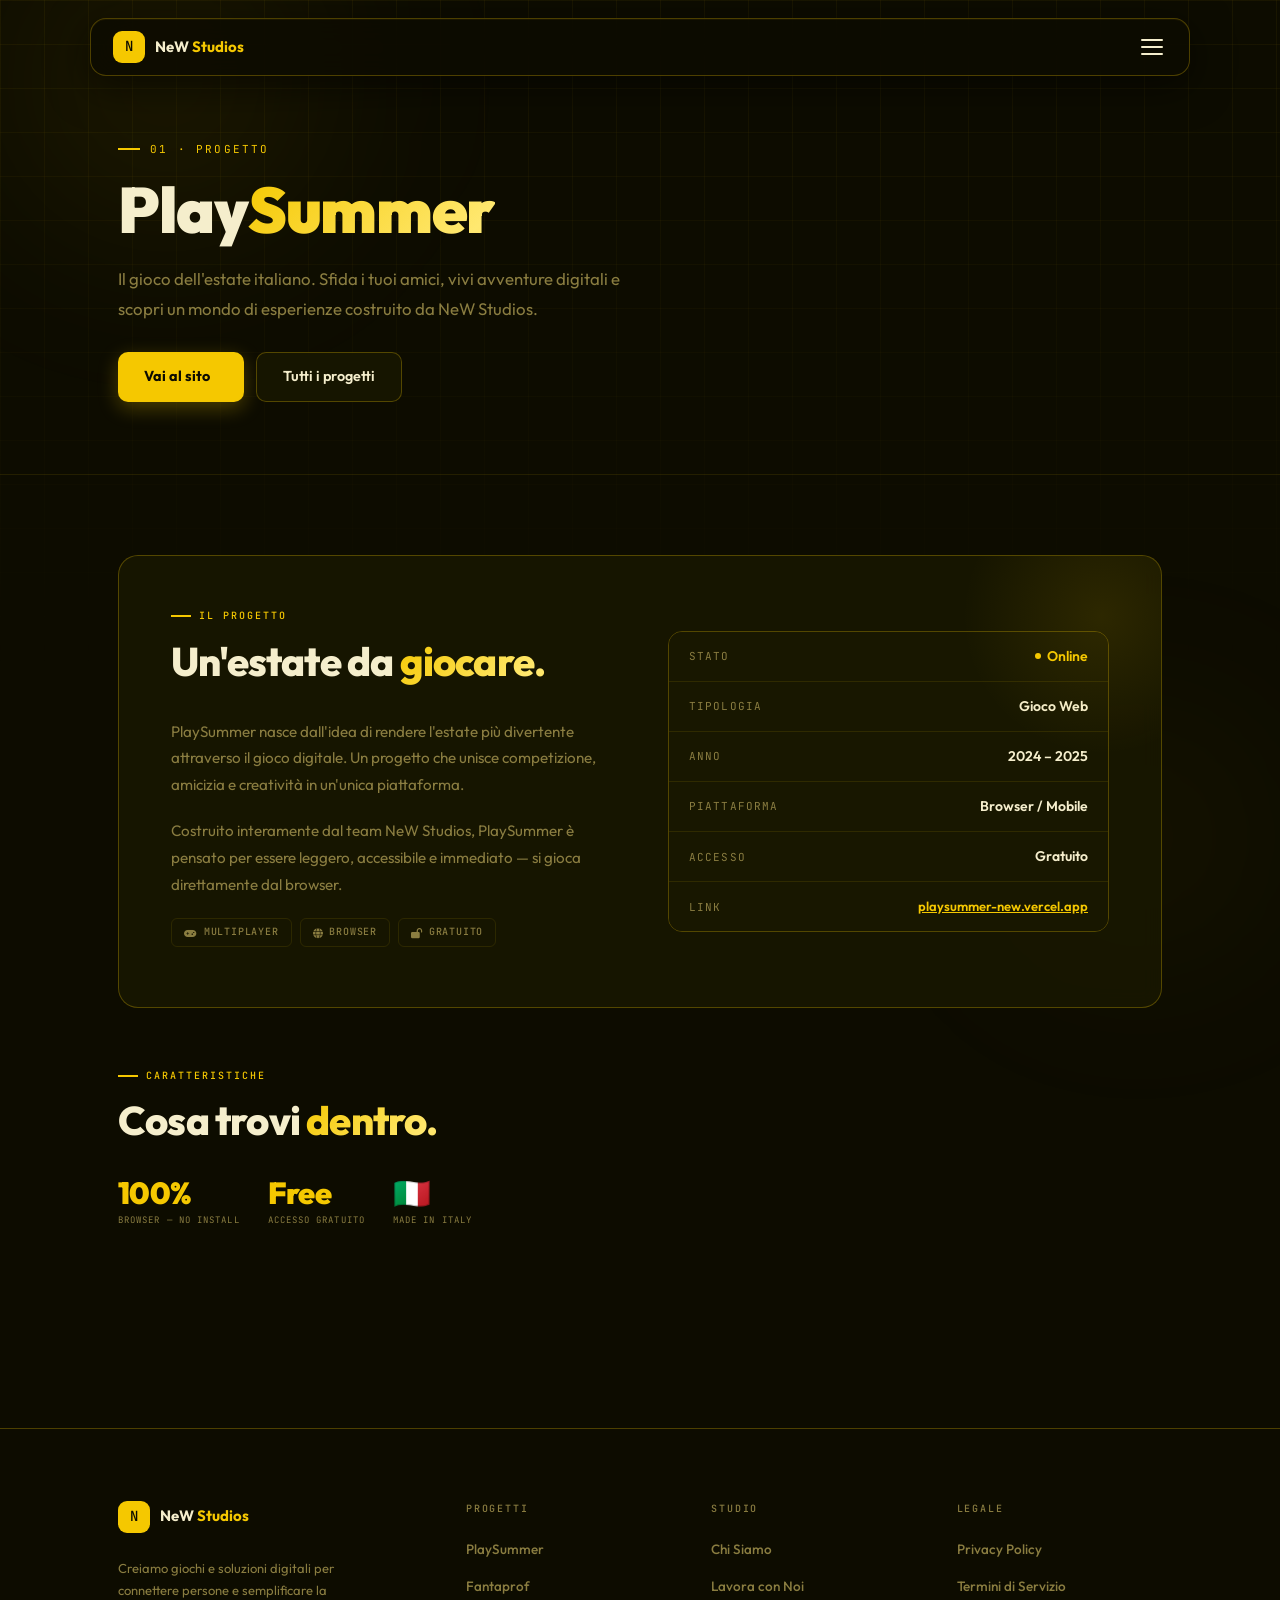
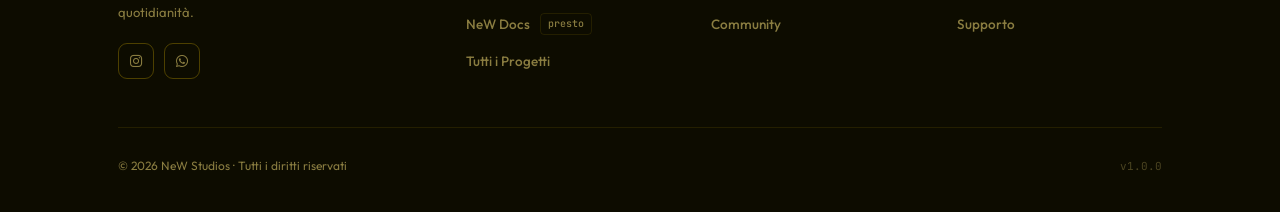
<file: pages/playsummer.html>
<!DOCTYPE html>
<html lang="it">
<head>
<meta charset="UTF-8">
<meta name="viewport" content="width=device-width, initial-scale=1.0">
<title>PlaySummer — NeW Studios</title>
<link rel="preconnect" href="https://fonts.googleapis.com">
<link href="https://fonts.googleapis.com/css2?family=Outfit:wght@300;400;600;700;800;900&family=JetBrains+Mono:wght@400;500&display=swap" rel="stylesheet">
<link rel="stylesheet" href="https://cdnjs.cloudflare.com/ajax/libs/font-awesome/6.5.2/css/all.min.css">
<link rel="stylesheet" href="../css/style.css">
</head>
<body>

<div class="bg-grid"></div>
<div class="blob blob-1"></div>
<div class="blob blob-2"></div>

<header class="main-header" id="header">
  <a href="../index.html" class="logo">
    <div class="logo-mark">N</div>
    <span class="logo-text">NeW <strong>Studios</strong></span>
  </a>
  <button class="menu-btn" id="openMenu" aria-label="Apri menu">
    <span></span><span></span><span></span>
  </button>
</header>

<div class="sidebar-overlay" id="sidebarOverlay"></div>
<nav class="sidebar" id="sidebar">
  <div class="sidebar-header">
    <span class="sidebar-brand">NeW Studios</span>
    <button class="close-btn" id="closeMenu">&times;</button>
  </div>
  <ul>
    <li><a href="../index.html"><span class="nav-icon"><i class="fa-solid fa-house"></i></span>Home</a></li>
    <li><a href="chi-siamo.html"><span class="nav-icon"><i class="fa-solid fa-users"></i></span>Chi Siamo</a></li>
    <li><a href="progetti.html"><span class="nav-icon"><i class="fa-solid fa-cube"></i></span>Progetti</a></li>
    <li><a href="community.html"><span class="nav-icon"><i class="fa-solid fa-fire"></i></span>Community</a></li>
    <li><a href="contatti.html"><span class="nav-icon"><i class="fa-solid fa-envelope"></i></span>Contatti</a></li>
  </ul>
  <div class="sidebar-footer">
    <a href="privacy.html">Privacy Policy</a> &bull; <a href="termini.html">Termini</a>
  </div>
</nav>

<main>
  <section class="page-hero">
    <div class="container">
      <div class="page-hero-inner reveal">
        <div class="page-eyebrow">01 · Progetto</div>
        <h1 style="font-size:clamp(2.2rem,7vw,4rem);margin-bottom:20px;letter-spacing:-0.02em;font-weight:900;">
          Play<span class="highlight">Summer</span>
        </h1>
        <p style="font-size:1.05rem;color:var(--muted);line-height:1.8;max-width:540px;">
          Il gioco dell'estate italiano. Sfida i tuoi amici, vivi avventure digitali e scopri un mondo di esperienze costruito da NeW Studios.
        </p>
        <div style="display:flex;gap:12px;flex-wrap:wrap;margin-top:28px;">
          <a href="https://playsummer-new.vercel.app" target="_blank" class="btn btn-primary">
            Vai al sito <i class="fa-solid fa-arrow-up-right"></i>
          </a>
          <a href="progetti.html" class="btn btn-ghost">
            Tutti i progetti
          </a>
        </div>
      </div>
    </div>
  </section>

  <section class="content-section">
    <div class="container">

      <!-- Meta table -->
      <div class="two-col reveal" style="margin-bottom:60px;">
        <div class="col-text">
          <div class="section-tag">Il Progetto</div>
          <h2>Un'estate da <span class="highlight">giocare.</span></h2>
          <p>PlaySummer nasce dall'idea di rendere l'estate più divertente attraverso il gioco digitale. Un progetto che unisce competizione, amicizia e creatività in un'unica piattaforma.</p>
          <p>Costruito interamente dal team NeW Studios, PlaySummer è pensato per essere leggero, accessibile e immediato — si gioca direttamente dal browser.</p>
          <div class="badge-row" style="margin-top:20px;">
            <span class="badge"><i class="fa-solid fa-gamepad"></i> Multiplayer</span>
            <span class="badge"><i class="fa-solid fa-globe"></i> Browser</span>
            <span class="badge"><i class="fa-solid fa-lock-open"></i> Gratuito</span>
          </div>
        </div>
        <div>
          <div class="meta-table">
            <div class="meta-row">
              <span class="meta-key">Stato</span>
              <span class="meta-val meta-live">Online</span>
            </div>
            <div class="meta-row">
              <span class="meta-key">Tipologia</span>
              <span class="meta-val">Gioco Web</span>
            </div>
            <div class="meta-row">
              <span class="meta-key">Anno</span>
              <span class="meta-val">2024 – 2025</span>
            </div>
            <div class="meta-row">
              <span class="meta-key">Piattaforma</span>
              <span class="meta-val">Browser / Mobile</span>
            </div>
            <div class="meta-row">
              <span class="meta-key">Accesso</span>
              <span class="meta-val">Gratuito</span>
            </div>
            <div class="meta-row">
              <span class="meta-key">Link</span>
              <span class="meta-val"><a href="https://playsummer-new.vercel.app" target="_blank" style="color:var(--accent);font-size:13px;">playsummer-new.vercel.app</a></span>
            </div>
          </div>
        </div>
      </div>

      <!-- Stats -->
      <div class="reveal" style="margin-bottom:80px;">
        <div class="section-tag">Caratteristiche</div>
        <h2>Cosa trovi <span class="highlight">dentro.</span></h2>
        <div class="stats-row" style="margin-top:28px;">
          <div class="stat"><span class="stat-val">100%</span><span class="stat-lbl">Browser — no install</span></div>
          <div class="stat"><span class="stat-val">Free</span><span class="stat-lbl">Accesso gratuito</span></div>
          <div class="stat"><span class="stat-val">🇮🇹</span><span class="stat-lbl">Made in Italy</span></div>
        </div>
      </div>

    </div>
  </section>
</main>

<footer>
  <div class="container">
    <div class="footer-grid">
      <div class="footer-brand">
        <a href="../index.html" class="logo" style="margin-bottom:12px;display:inline-flex;">
          <div class="logo-mark">N</div>
          <span class="logo-text">NeW <strong>Studios</strong></span>
        </a>
        <p class="footer-tagline">Creiamo giochi e soluzioni digitali per connettere persone e semplificare la quotidianità.</p>
        <div class="footer-socials">
          <a href="https://instagram.com/newstudioss" target="_blank" class="footer-social"><i class="fa-brands fa-instagram"></i></a>
          <a href="https://whatsapp.com/channel/0029VbCaQUXKQuJGEnxsJT1s" target="_blank" class="footer-social"><i class="fa-brands fa-whatsapp"></i></a>
        </div>
      </div>
      <div class="footer-col"><h5>Progetti</h5><ul>
        <li><a href="playsummer.html">PlaySummer</a></li>
        <li><a href="fantaprof.html">Fantaprof</a></li>
        <li><a href="newdocs.html">NeW Docs <span class="tag-soon">presto</span></a></li>
        <li><a href="progetti.html">Tutti i Progetti</a></li>
      </ul></div>
      <div class="footer-col"><h5>Studio</h5><ul>
        <li><a href="chi-siamo.html">Chi Siamo</a></li>
        <li><a href="contatti.html">Lavora con Noi</a></li>
        <li><a href="community.html">Community</a></li>
      </ul></div>
      <div class="footer-col"><h5>Legale</h5><ul>
        <li><a href="privacy.html">Privacy Policy</a></li>
        <li><a href="termini.html">Termini di Servizio</a></li>
        <li><a href="contatti.html">Supporto</a></li>
      </ul></div>
    </div>
    <div class="footer-bottom">
      <p class="footer-copy">© 2026 NeW Studios · Tutti i diritti riservati</p>
      <span class="footer-ver">v1.0.0</span>
    </div>
  </div>
</footer>

<script src="../js/main.js"></script>
</body>
</html>
</file>
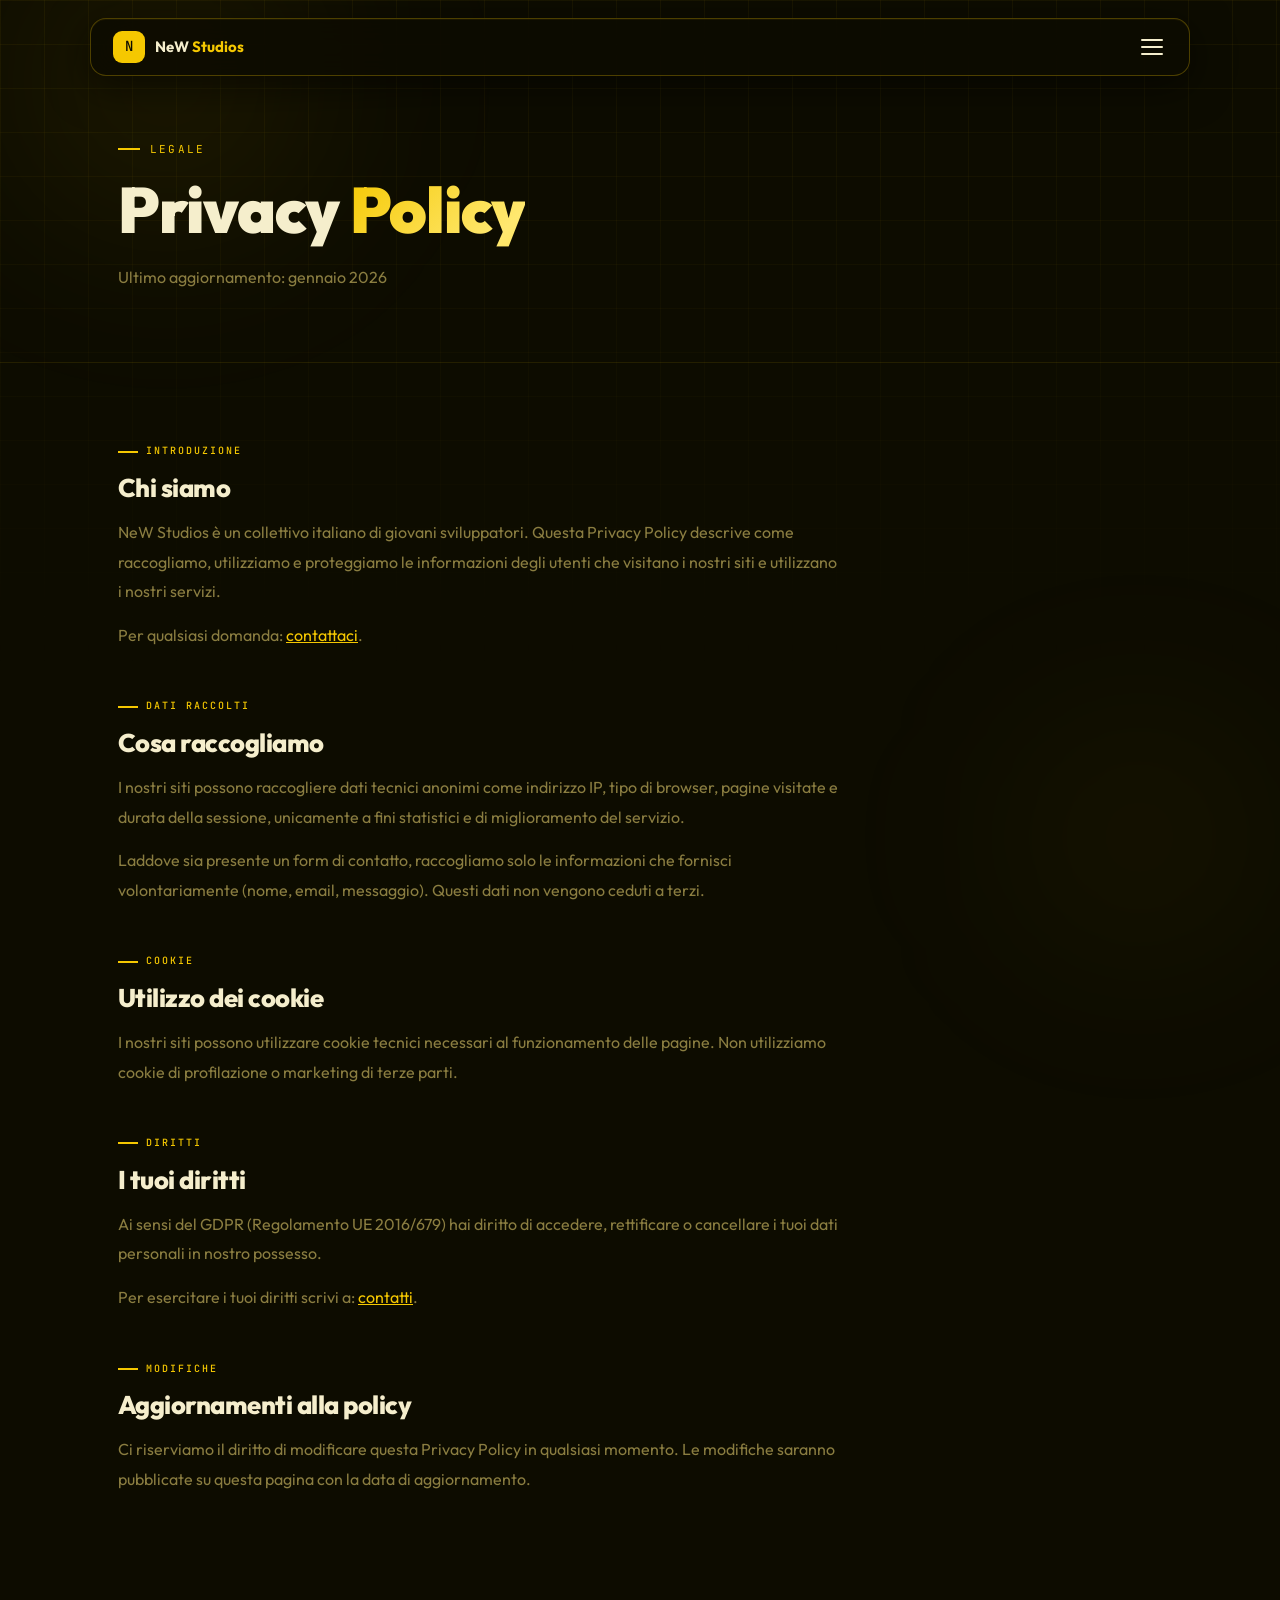
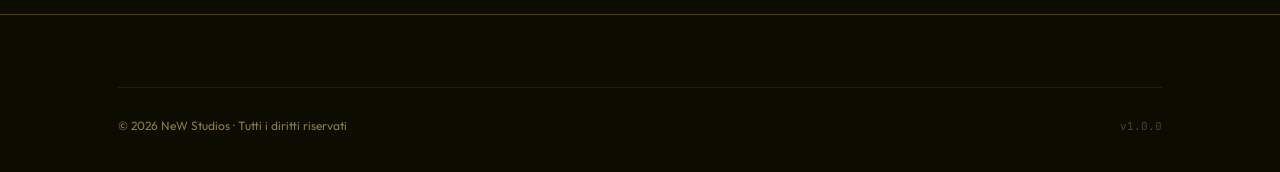
<file: pages/privacy.html>
<!DOCTYPE html>
<html lang="it">
<head>
<meta charset="UTF-8">
<meta name="viewport" content="width=device-width, initial-scale=1.0">
<title>Privacy Policy — NeW Studios</title>
<link rel="preconnect" href="https://fonts.googleapis.com">
<link href="https://fonts.googleapis.com/css2?family=Outfit:wght@300;400;600;700;800;900&family=JetBrains+Mono:wght@400;500&display=swap" rel="stylesheet">
<link rel="stylesheet" href="https://cdnjs.cloudflare.com/ajax/libs/font-awesome/6.5.2/css/all.min.css">
<link rel="stylesheet" href="../css/style.css">
</head>
<body>

<div class="bg-grid"></div>
<div class="blob blob-1"></div>
<div class="blob blob-2"></div>

<header class="main-header" id="header">
  <a href="../index.html" class="logo">
    <div class="logo-mark">N</div>
    <span class="logo-text">NeW <strong>Studios</strong></span>
  </a>
  <button class="menu-btn" id="openMenu" aria-label="Apri menu">
    <span></span><span></span><span></span>
  </button>
</header>

<div class="sidebar-overlay" id="sidebarOverlay"></div>
<nav class="sidebar" id="sidebar">
  <div class="sidebar-header">
    <span class="sidebar-brand">NeW Studios</span>
    <button class="close-btn" id="closeMenu">&times;</button>
  </div>
  <ul>
    <li><a href="../index.html"><span class="nav-icon"><i class="fa-solid fa-house"></i></span>Home</a></li>
    <li><a href="chi-siamo.html"><span class="nav-icon"><i class="fa-solid fa-users"></i></span>Chi Siamo</a></li>
    <li><a href="progetti.html"><span class="nav-icon"><i class="fa-solid fa-cube"></i></span>Progetti</a></li>
    <li><a href="community.html"><span class="nav-icon"><i class="fa-solid fa-fire"></i></span>Community</a></li>
    <li><a href="contatti.html"><span class="nav-icon"><i class="fa-solid fa-envelope"></i></span>Contatti</a></li>
  </ul>
  <div class="sidebar-footer">
    <a href="privacy.html">Privacy Policy</a> &bull; <a href="termini.html">Termini</a>
  </div>
</nav>

<main>
  <section class="page-hero">
    <div class="container">
      <div class="page-hero-inner reveal">
        <div class="page-eyebrow">Legale</div>
        <h1 style="font-size:clamp(2.2rem,7vw,4rem);margin-bottom:20px;letter-spacing:-0.02em;font-weight:900;">Privacy <span class="highlight">Policy</span></h1>
        <p style="font-size:1rem;color:var(--muted);">Ultimo aggiornamento: gennaio 2026</p>
      </div>
    </div>
  </section>

  <section class="content-section">
    <div class="container">
      <div style="max-width:720px;" class="reveal">

        <div style="margin-bottom:48px;">
          <div class="section-tag">Introduzione</div>
          <h2 style="font-size:1.6rem;margin-bottom:16px;">Chi siamo</h2>
          <p style="color:var(--muted);line-height:1.85;margin-bottom:14px;">NeW Studios è un collettivo italiano di giovani sviluppatori. Questa Privacy Policy descrive come raccogliamo, utilizziamo e proteggiamo le informazioni degli utenti che visitano i nostri siti e utilizzano i nostri servizi.</p>
          <p style="color:var(--muted);line-height:1.85;">Per qualsiasi domanda: <a href="contatti.html" style="color:var(--accent);">contattaci</a>.</p>
        </div>

        <div style="margin-bottom:48px;">
          <div class="section-tag">Dati raccolti</div>
          <h2 style="font-size:1.6rem;margin-bottom:16px;">Cosa raccogliamo</h2>
          <p style="color:var(--muted);line-height:1.85;margin-bottom:14px;">I nostri siti possono raccogliere dati tecnici anonimi come indirizzo IP, tipo di browser, pagine visitate e durata della sessione, unicamente a fini statistici e di miglioramento del servizio.</p>
          <p style="color:var(--muted);line-height:1.85;">Laddove sia presente un form di contatto, raccogliamo solo le informazioni che fornisci volontariamente (nome, email, messaggio). Questi dati non vengono ceduti a terzi.</p>
        </div>

        <div style="margin-bottom:48px;">
          <div class="section-tag">Cookie</div>
          <h2 style="font-size:1.6rem;margin-bottom:16px;">Utilizzo dei cookie</h2>
          <p style="color:var(--muted);line-height:1.85;">I nostri siti possono utilizzare cookie tecnici necessari al funzionamento delle pagine. Non utilizziamo cookie di profilazione o marketing di terze parti.</p>
        </div>

        <div style="margin-bottom:48px;">
          <div class="section-tag">Diritti</div>
          <h2 style="font-size:1.6rem;margin-bottom:16px;">I tuoi diritti</h2>
          <p style="color:var(--muted);line-height:1.85;margin-bottom:14px;">Ai sensi del GDPR (Regolamento UE 2016/679) hai diritto di accedere, rettificare o cancellare i tuoi dati personali in nostro possesso.</p>
          <p style="color:var(--muted);line-height:1.85;">Per esercitare i tuoi diritti scrivi a: <a href="contatti.html" style="color:var(--accent);">contatti</a>.</p>
        </div>

        <div>
          <div class="section-tag">Modifiche</div>
          <h2 style="font-size:1.6rem;margin-bottom:16px;">Aggiornamenti alla policy</h2>
          <p style="color:var(--muted);line-height:1.85;">Ci riserviamo il diritto di modificare questa Privacy Policy in qualsiasi momento. Le modifiche saranno pubblicate su questa pagina con la data di aggiornamento.</p>
        </div>

      </div>
    </div>
  </section>
</main>

<footer>
  <div class="container">
    <div class="footer-bottom" style="border-top:1px solid var(--border);padding-top:28px;">
      <p class="footer-copy">© 2026 NeW Studios · Tutti i diritti riservati</p>
      <span class="footer-ver">v1.0.0</span>
    </div>
  </div>
</footer>

<script src="../js/main.js"></script>
</body>
</html>
</file>
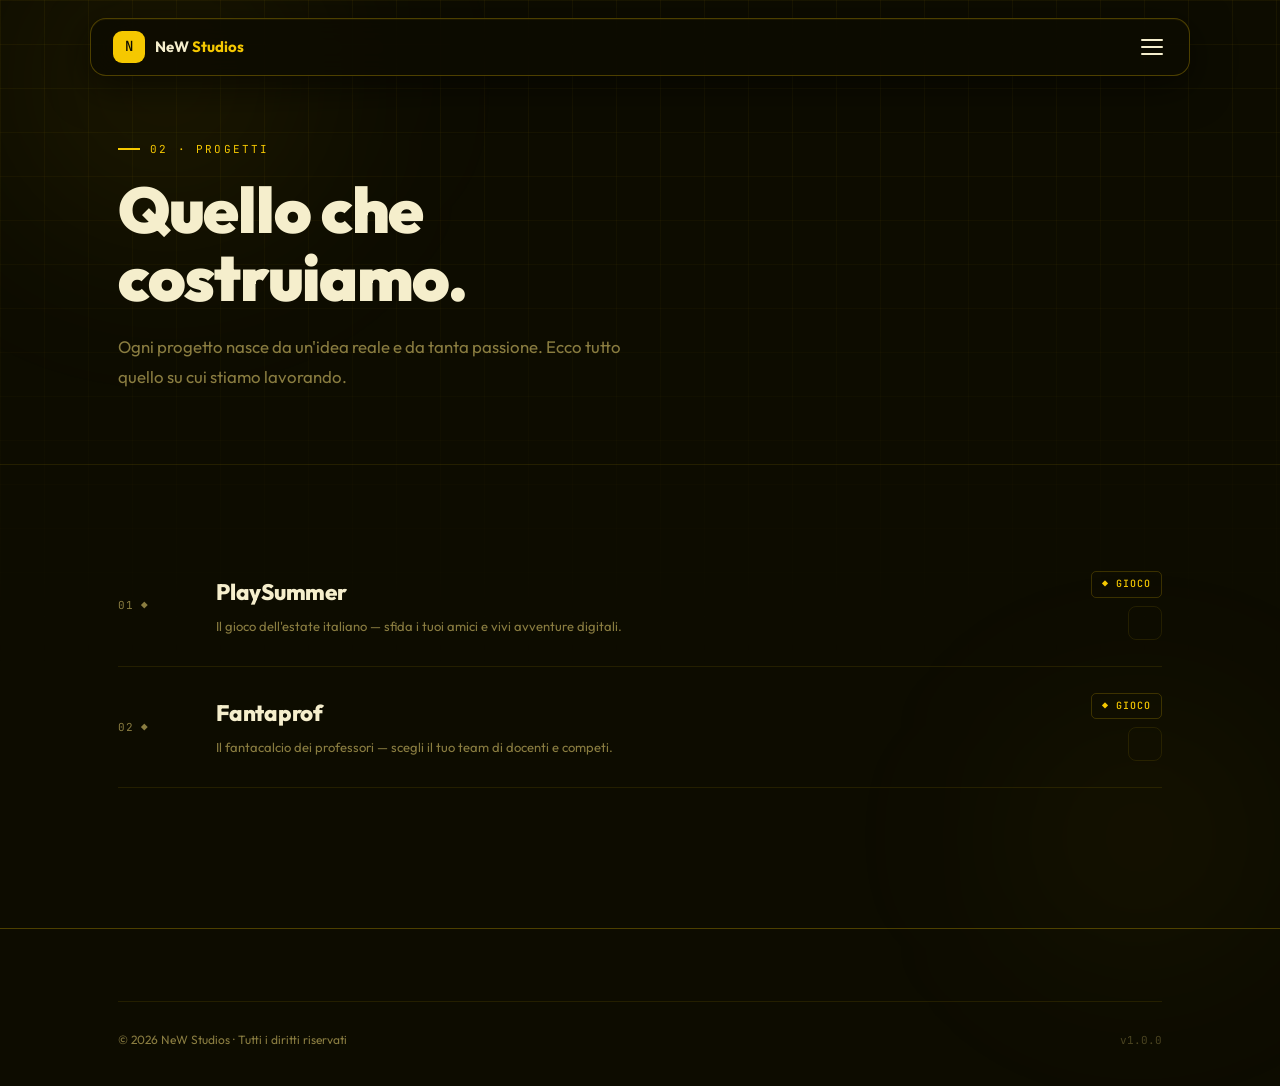
<file: pages/progetti.html>
<!DOCTYPE html>
<html lang="it">
<head>
<meta charset="UTF-8">
<meta name="viewport" content="width=device-width, initial-scale=1.0">
<title>Progetti — NeW Studios</title>
<link href="https://fonts.googleapis.com/css2?family=Outfit:wght@300;400;600;700;800;900&family=JetBrains+Mono:wght@400;500&display=swap" rel="stylesheet">
<link rel="stylesheet" href="https://cdnjs.cloudflare.com/ajax/libs/font-awesome/6.5.2/css/all.min.css">
<link rel="stylesheet" href="../css/style.css">
</head>
<body>
<div class="bg-grid"></div><div class="blob blob-1"></div><div class="blob blob-2"></div>
<header class="main-header" id="header">
  <a href="../index.html" class="logo"><div class="logo-mark">N</div><span class="logo-text">NeW <strong>Studios</strong></span></a>
  <button class="menu-btn" id="openMenu"><span></span><span></span><span></span></button>
</header>
<div class="sidebar-overlay" id="sidebarOverlay"></div>
<nav class="sidebar" id="sidebar">
  <div class="sidebar-header"><span class="sidebar-brand">NeW Studios</span><button class="close-btn" id="closeMenu">&times;</button></div>
  <ul>
    <li><a href="../index.html"><span class="nav-icon"><i class="fa-solid fa-house"></i></span>Home</a></li>
    <li><a href="chi-siamo.html"><span class="nav-icon"><i class="fa-solid fa-users"></i></span>Chi Siamo</a></li>
    <li><a href="progetti.html"><span class="nav-icon"><i class="fa-solid fa-cube"></i></span>Progetti</a></li>
    <li><a href="community.html"><span class="nav-icon"><i class="fa-solid fa-fire"></i></span>Community</a></li>
    <li><a href="contatti.html"><span class="nav-icon"><i class="fa-solid fa-envelope"></i></span>Contatti</a></li>
  </ul>
  <div class="sidebar-footer"><a href="privacy.html">Privacy Policy</a> &bull; <a href="termini.html">Termini</a></div>
</nav>
<main>
  <section class="page-hero">
    <div class="container">
      <div class="page-hero-inner reveal">
        <div class="page-eyebrow">02 · Progetti</div>
        <h1 style="font-size:clamp(2.2rem,7vw,4rem);margin-bottom:20px;letter-spacing:-0.02em;font-weight:900;">Quello che<br>costruiamo.</h1>
        <p style="font-size:1.05rem;color:var(--muted);line-height:1.8;max-width:540px;">Ogni progetto nasce da un'idea reale e da tanta passione. Ecco tutto quello su cui stiamo lavorando.</p>
      </div>
    </div>
  </section>
  <section style="padding:0 0 100px;">
    <div class="container">
      <div class="project-list">
        <a href="playsummer.html" class="project-row reveal">
          <span class="proj-num">01 ◆</span>
          <div class="proj-info">
            <div class="proj-name">PlaySummer</div>
            <div class="proj-desc">Il gioco dell'estate italiano — sfida i tuoi amici e vivi avventure digitali.</div>
          </div>
          <div class="proj-meta">
            <span class="proj-tag">◆ Gioco</span>
            <div class="proj-arrow"><i class="fa-solid fa-arrow-up-right"></i></div>
          </div>
        </a>
        <a href="fantaprof.html" class="project-row reveal reveal-d1">
          <span class="proj-num">02 ◆</span>
          <div class="proj-info">
            <div class="proj-name">Fantaprof</div>
            <div class="proj-desc">Il fantacalcio dei professori — scegli il tuo team di docenti e competi.</div>
          </div>
          <div class="proj-meta">
            <span class="proj-tag">◆ Gioco</span>
            <div class="proj-arrow"><i class="fa-solid fa-arrow-up-right"></i></div>
          </div>
        </a>
      </div>
    </div>
  </section>
</main>
<footer>
  <div class="container">
    <div class="footer-bottom" style="border-top:1px solid var(--border);padding-top:28px;">
      <p class="footer-copy">© 2026 NeW Studios · Tutti i diritti riservati</p>
      <span class="footer-ver">v1.0.0</span>
    </div>
  </div>
</footer>
<script src="../js/main.js"></script>
</body>
</html>
</file>
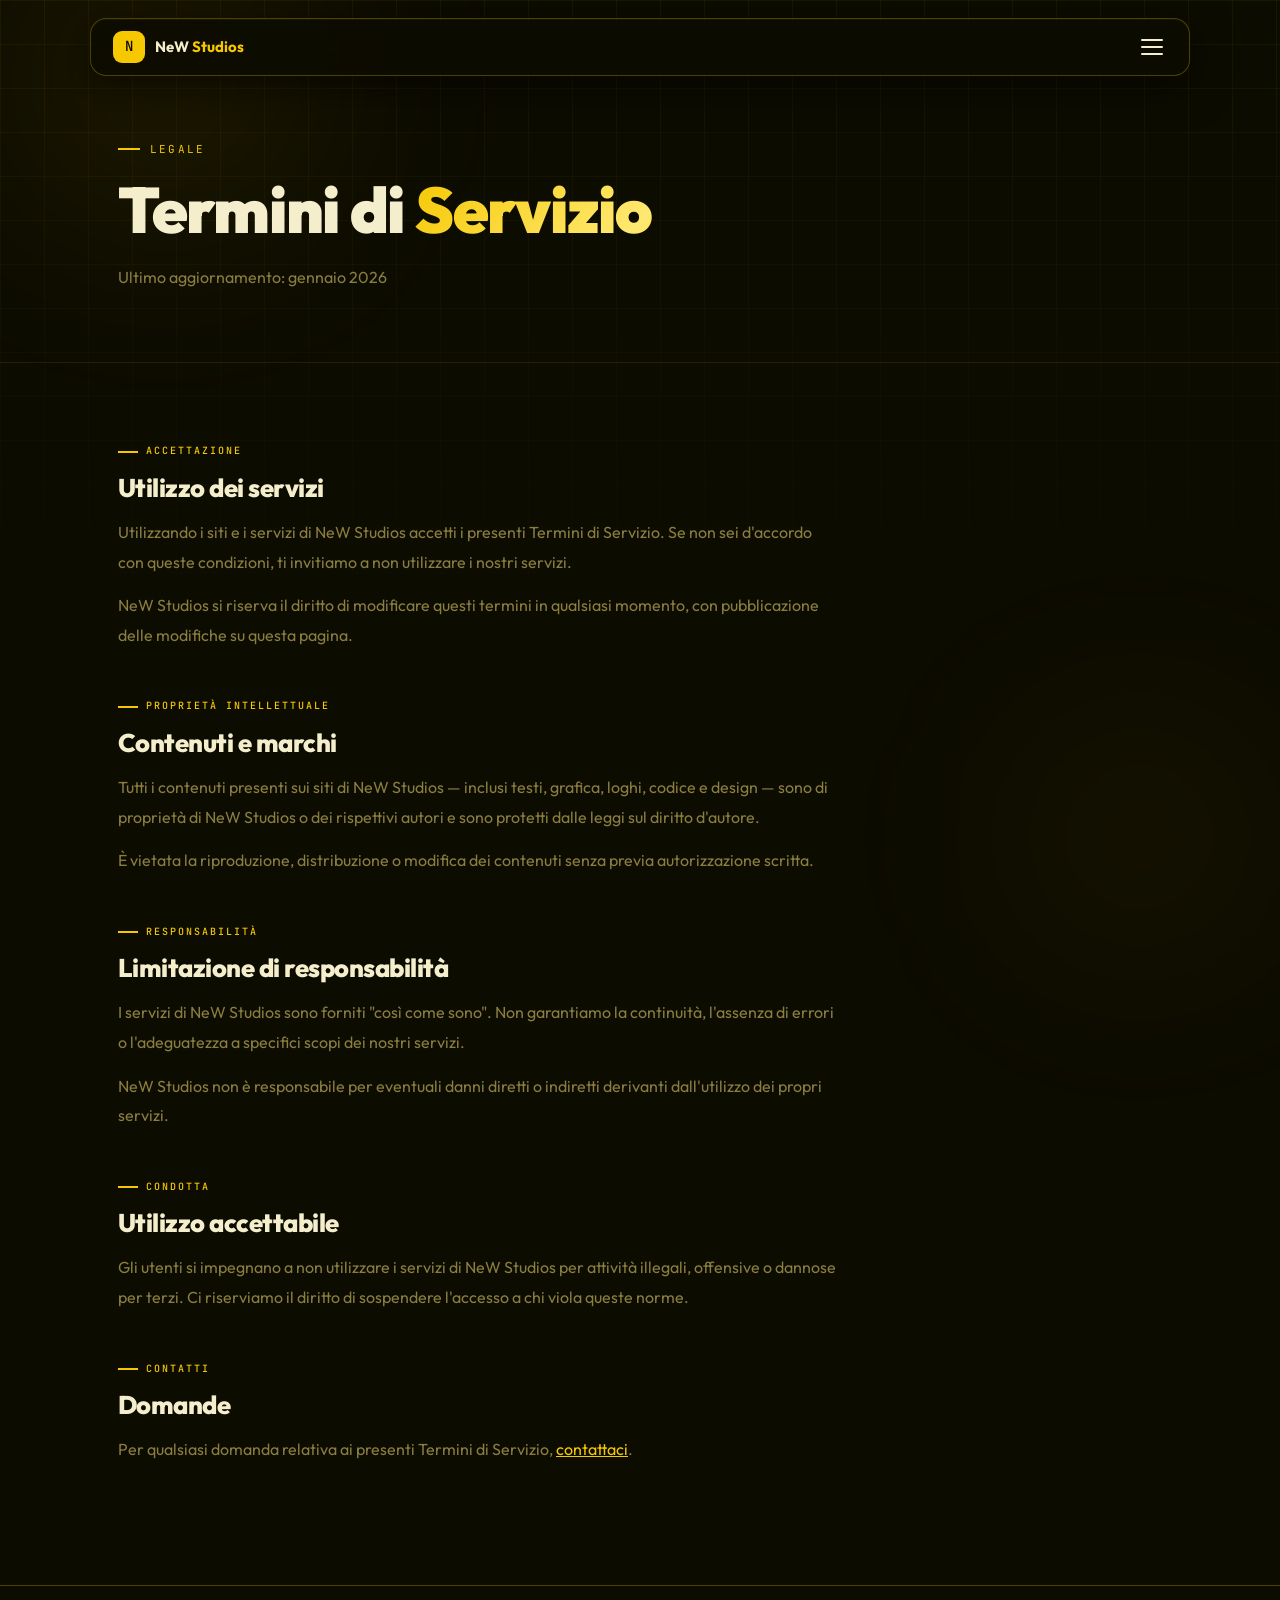
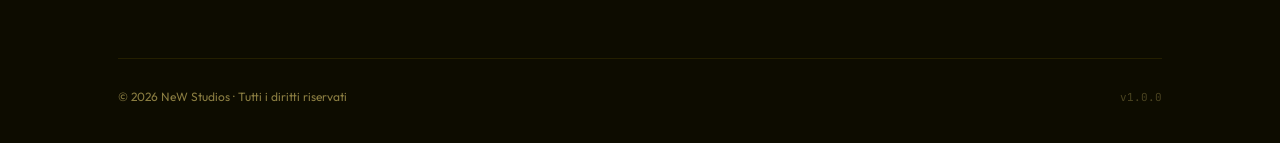
<file: pages/termini.html>
<!DOCTYPE html>
<html lang="it">
<head>
<meta charset="UTF-8">
<meta name="viewport" content="width=device-width, initial-scale=1.0">
<title>Termini di Servizio — NeW Studios</title>
<link rel="preconnect" href="https://fonts.googleapis.com">
<link href="https://fonts.googleapis.com/css2?family=Outfit:wght@300;400;600;700;800;900&family=JetBrains+Mono:wght@400;500&display=swap" rel="stylesheet">
<link rel="stylesheet" href="https://cdnjs.cloudflare.com/ajax/libs/font-awesome/6.5.2/css/all.min.css">
<link rel="stylesheet" href="../css/style.css">
</head>
<body>

<div class="bg-grid"></div>
<div class="blob blob-1"></div>
<div class="blob blob-2"></div>

<header class="main-header" id="header">
  <a href="../index.html" class="logo">
    <div class="logo-mark">N</div>
    <span class="logo-text">NeW <strong>Studios</strong></span>
  </a>
  <button class="menu-btn" id="openMenu" aria-label="Apri menu">
    <span></span><span></span><span></span>
  </button>
</header>

<div class="sidebar-overlay" id="sidebarOverlay"></div>
<nav class="sidebar" id="sidebar">
  <div class="sidebar-header">
    <span class="sidebar-brand">NeW Studios</span>
    <button class="close-btn" id="closeMenu">&times;</button>
  </div>
  <ul>
    <li><a href="../index.html"><span class="nav-icon"><i class="fa-solid fa-house"></i></span>Home</a></li>
    <li><a href="chi-siamo.html"><span class="nav-icon"><i class="fa-solid fa-users"></i></span>Chi Siamo</a></li>
    <li><a href="progetti.html"><span class="nav-icon"><i class="fa-solid fa-cube"></i></span>Progetti</a></li>
    <li><a href="community.html"><span class="nav-icon"><i class="fa-solid fa-fire"></i></span>Community</a></li>
    <li><a href="contatti.html"><span class="nav-icon"><i class="fa-solid fa-envelope"></i></span>Contatti</a></li>
  </ul>
  <div class="sidebar-footer">
    <a href="privacy.html">Privacy Policy</a> &bull; <a href="termini.html">Termini</a>
  </div>
</nav>

<main>
  <section class="page-hero">
    <div class="container">
      <div class="page-hero-inner reveal">
        <div class="page-eyebrow">Legale</div>
        <h1 style="font-size:clamp(2.2rem,7vw,4rem);margin-bottom:20px;letter-spacing:-0.02em;font-weight:900;">Termini di <span class="highlight">Servizio</span></h1>
        <p style="font-size:1rem;color:var(--muted);">Ultimo aggiornamento: gennaio 2026</p>
      </div>
    </div>
  </section>

  <section class="content-section">
    <div class="container">
      <div style="max-width:720px;" class="reveal">

        <div style="margin-bottom:48px;">
          <div class="section-tag">Accettazione</div>
          <h2 style="font-size:1.6rem;margin-bottom:16px;">Utilizzo dei servizi</h2>
          <p style="color:var(--muted);line-height:1.85;margin-bottom:14px;">Utilizzando i siti e i servizi di NeW Studios accetti i presenti Termini di Servizio. Se non sei d'accordo con queste condizioni, ti invitiamo a non utilizzare i nostri servizi.</p>
          <p style="color:var(--muted);line-height:1.85;">NeW Studios si riserva il diritto di modificare questi termini in qualsiasi momento, con pubblicazione delle modifiche su questa pagina.</p>
        </div>

        <div style="margin-bottom:48px;">
          <div class="section-tag">Proprietà intellettuale</div>
          <h2 style="font-size:1.6rem;margin-bottom:16px;">Contenuti e marchi</h2>
          <p style="color:var(--muted);line-height:1.85;margin-bottom:14px;">Tutti i contenuti presenti sui siti di NeW Studios — inclusi testi, grafica, loghi, codice e design — sono di proprietà di NeW Studios o dei rispettivi autori e sono protetti dalle leggi sul diritto d'autore.</p>
          <p style="color:var(--muted);line-height:1.85;">È vietata la riproduzione, distribuzione o modifica dei contenuti senza previa autorizzazione scritta.</p>
        </div>

        <div style="margin-bottom:48px;">
          <div class="section-tag">Responsabilità</div>
          <h2 style="font-size:1.6rem;margin-bottom:16px;">Limitazione di responsabilità</h2>
          <p style="color:var(--muted);line-height:1.85;margin-bottom:14px;">I servizi di NeW Studios sono forniti "così come sono". Non garantiamo la continuità, l'assenza di errori o l'adeguatezza a specifici scopi dei nostri servizi.</p>
          <p style="color:var(--muted);line-height:1.85;">NeW Studios non è responsabile per eventuali danni diretti o indiretti derivanti dall'utilizzo dei propri servizi.</p>
        </div>

        <div style="margin-bottom:48px;">
          <div class="section-tag">Condotta</div>
          <h2 style="font-size:1.6rem;margin-bottom:16px;">Utilizzo accettabile</h2>
          <p style="color:var(--muted);line-height:1.85;">Gli utenti si impegnano a non utilizzare i servizi di NeW Studios per attività illegali, offensive o dannose per terzi. Ci riserviamo il diritto di sospendere l'accesso a chi viola queste norme.</p>
        </div>

        <div>
          <div class="section-tag">Contatti</div>
          <h2 style="font-size:1.6rem;margin-bottom:16px;">Domande</h2>
          <p style="color:var(--muted);line-height:1.85;">Per qualsiasi domanda relativa ai presenti Termini di Servizio, <a href="contatti.html" style="color:var(--accent);">contattaci</a>.</p>
        </div>

      </div>
    </div>
  </section>
</main>

<footer>
  <div class="container">
    <div class="footer-bottom" style="border-top:1px solid var(--border);padding-top:28px;">
      <p class="footer-copy">© 2026 NeW Studios · Tutti i diritti riservati</p>
      <span class="footer-ver">v1.0.0</span>
    </div>
  </div>
</footer>

<script src="../js/main.js"></script>
</body>
</html>
</file>
<file: css/style.css>
/* ── FONTS ── */
@import url('https://fonts.googleapis.com/css2?family=Outfit:wght@300;400;600;700;800;900&family=JetBrains+Mono:wght@400;500&display=swap');

*, *::before, *::after { margin: 0; padding: 0; box-sizing: border-box; }

:root {
  --bg:           #0d0c00;
  --bg-2:         #161400;
  --card:         rgba(26,24,0,0.80);
  --text:         #f5eecc;
  --muted:        #8a7d40;
  --accent:       #f5c800;
  --accent-2:     #ffd426;
  --accent-3:     #ffe870;
  --accent-soft:  rgba(245,200,0,0.10);
  --accent-glow:  rgba(245,200,0,0.28);
  --accent-line:  rgba(245,200,0,0.20);
  --nav-bg:       rgba(13,12,0,0.88);
  --border:       rgba(245,200,0,0.10);
  --border-strong:rgba(245,200,0,0.28);
  --shadow:       0 10px 40px rgba(0,0,0,0.55);
  --grid-c:       rgba(245,200,0,0.055);
  --font:         'Outfit', sans-serif;
  --mono:         'JetBrains Mono', monospace;
}

html { scroll-behavior: smooth; font-size: 16px; }

body {
  font-family: var(--font);
  background: var(--bg);
  color: var(--text);
  overflow-x: hidden;
  line-height: 1.65;
}

/* ── SCROLLBAR ── */
::-webkit-scrollbar { width: 3px; }
::-webkit-scrollbar-track { background: var(--bg); }
::-webkit-scrollbar-thumb { background: var(--accent); border-radius: 2px; }

/* ── SELECTION ── */
::selection { background: var(--accent); color: var(--bg); }

/* ── BG GRID ── */
.bg-grid {
  position: fixed; top: 0; left: 0; width: 100%; height: 100vh;
  background-image:
    linear-gradient(var(--grid-c) 1px, transparent 1px),
    linear-gradient(90deg, var(--grid-c) 1px, transparent 1px);
  background-size: 44px 44px;
  mask-image: linear-gradient(to bottom, black 0%, transparent 75%);
  -webkit-mask-image: linear-gradient(to bottom, black 0%, transparent 75%);
  z-index: -1; pointer-events: none;
}

/* ── BLOBS ── */
.blob {
  position: fixed; border-radius: 50%; z-index: -2;
  pointer-events: none; filter: blur(90px);
}
.blob-1 {
  top: -12%; left: -8%; width: 42%; height: 42%;
  background: radial-gradient(circle, rgba(245,200,0,0.10) 0%, transparent 70%);
  animation: blobFloat 18s ease-in-out infinite alternate;
}
.blob-2 {
  bottom: -10%; right: -6%; width: 34%; height: 34%;
  background: radial-gradient(circle, rgba(200,160,0,0.08) 0%, transparent 70%);
  animation: blobFloat 24s ease-in-out infinite alternate-reverse;
}
@keyframes blobFloat {
  from { transform: translate(0,0) scale(1); }
  to   { transform: translate(24px,18px) scale(1.08); }
}

/* ── LAYOUT ── */
.container { max-width: 1100px; margin: 0 auto; padding: 0 28px; }

/* ── HEADER ── */
.main-header {
  position: fixed; top: 18px; left: 50%; transform: translateX(-50%);
  width: 90%; max-width: 1100px; z-index: 1000;
  display: flex; justify-content: space-between; align-items: center;
  padding: 12px 22px;
  background: var(--nav-bg);
  backdrop-filter: blur(24px); -webkit-backdrop-filter: blur(24px);
  border-radius: 16px;
  border: 1px solid var(--border-strong);
  box-shadow: var(--shadow), inset 0 1px 0 rgba(245,200,0,0.06);
  transition: top 0.3s;
}
.main-header.scrolled { top: 8px; }

/* ── LOGO ── */
.logo {
  display: flex; align-items: center; gap: 10px;
  text-decoration: none; color: var(--text);
}
.logo-mark {
  width: 32px; height: 32px; border-radius: 9px;
  background: var(--accent); color: var(--bg);
  display: flex; align-items: center; justify-content: center;
  font-family: var(--mono); font-size: 14px; font-weight: 500;
  flex-shrink: 0;
  transition: transform 0.25s cubic-bezier(.34,1.56,.64,1);
}
.logo:hover .logo-mark { transform: rotate(-8deg); }
.logo-text { font-size: 15px; font-weight: 700; }
.logo-text strong { color: var(--accent); }

/* ── MENU BTN ── */
.menu-btn {
  background: none; border: none; cursor: pointer;
  display: flex; flex-direction: column; gap: 5px; padding: 4px; outline: none;
}
.menu-btn span {
  width: 22px; height: 2px; background: var(--text);
  border-radius: 2px; transition: 0.3s; transform-origin: center;
}
.menu-btn.active span:nth-child(1) { transform: translateY(7px) rotate(45deg); }
.menu-btn.active span:nth-child(2) { opacity: 0; transform: scaleX(0); }
.menu-btn.active span:nth-child(3) { transform: translateY(-7px) rotate(-45deg); }

/* ── SIDEBAR OVERLAY ── */
.sidebar-overlay {
  position: fixed; inset: 0; background: rgba(0,0,0,0.55);
  backdrop-filter: blur(4px); z-index: 1500;
  opacity: 0; pointer-events: none; transition: opacity 0.3s;
}
.sidebar-overlay.visible { opacity: 1; pointer-events: all; }

/* ── SIDEBAR ── */
.sidebar {
  position: fixed; top: 0; right: -100%; width: 300px; height: 100%;
  background: var(--bg-2); backdrop-filter: blur(24px);
  -webkit-backdrop-filter: blur(24px); z-index: 2000;
  padding: 36px 28px; border-left: 1px solid var(--border-strong);
  display: flex; flex-direction: column;
  transition: right 0.4s cubic-bezier(0.16,1,0.3,1);
}
.sidebar.open { right: 0; }

.sidebar-header {
  display: flex; justify-content: space-between; align-items: center;
  margin-bottom: 36px;
}
.sidebar-brand { font-weight: 800; font-size: 1rem; color: var(--accent); }
.close-btn {
  background: none; border: 1px solid var(--border-strong); border-radius: 8px;
  width: 34px; height: 34px; display: flex; align-items: center; justify-content: center;
  color: var(--muted); font-size: 18px; cursor: pointer; transition: all 0.2s;
}
.close-btn:hover { color: var(--text); background: var(--accent-soft); border-color: var(--accent); }

.sidebar ul { list-style: none; flex: 1; }
.sidebar ul li {
  border-bottom: 1px solid var(--border);
  opacity: 0; transform: translateX(14px);
  transition: opacity 0.3s, transform 0.3s;
}
.sidebar.open ul li { opacity: 1; transform: translateX(0); }
.sidebar.open ul li:nth-child(1) { transition-delay: 0.04s; }
.sidebar.open ul li:nth-child(2) { transition-delay: 0.09s; }
.sidebar.open ul li:nth-child(3) { transition-delay: 0.14s; }
.sidebar.open ul li:nth-child(4) { transition-delay: 0.19s; }
.sidebar.open ul li:nth-child(5) { transition-delay: 0.24s; }

.sidebar ul li a {
  display: flex; align-items: center; gap: 12px;
  padding: 13px 0; text-decoration: none;
  color: var(--muted); font-weight: 600; font-size: 0.9rem;
  transition: all 0.2s;
}
.sidebar ul li a:hover { color: var(--accent); padding-left: 5px; }
.nav-icon {
  width: 30px; height: 30px; border-radius: 8px;
  background: var(--accent-soft); color: var(--accent);
  display: flex; align-items: center; justify-content: center;
  font-size: 13px; flex-shrink: 0; transition: 0.2s;
}
.sidebar ul li a:hover .nav-icon { background: var(--accent); color: var(--bg); }

.sidebar-footer {
  padding-top: 20px; border-top: 1px solid var(--border);
  font-size: 0.78rem; color: var(--muted); display: flex; gap: 8px;
}
.sidebar-footer a { color: var(--muted); text-decoration: none; transition: color 0.2s; }
.sidebar-footer a:hover { color: var(--accent); }

/* ── HERO ── */
.hero {
  padding: 190px 0 100px;
  text-align: center;
}

.hero-badge {
  display: inline-flex; align-items: center; gap: 8px;
  padding: 6px 16px 6px 10px; border-radius: 50px;
  border: 1px solid var(--accent-line); background: var(--accent-soft);
  font-size: 0.77rem; font-weight: 600; color: var(--accent);
  margin-bottom: 26px; animation: fadeUp 0.7s ease both;
}
.hero-badge-dot {
  width: 6px; height: 6px; border-radius: 50%; background: var(--accent);
  animation: pulseDot 2s ease-in-out infinite;
}
@keyframes pulseDot {
  0%,100% { opacity: 1; transform: scale(1); }
  50%      { opacity: 0.4; transform: scale(0.65); }
}

h1 {
  font-size: clamp(2.6rem, 8vw, 4.2rem);
  font-weight: 900; line-height: 1.06; margin-bottom: 22px;
  animation: fadeUp 0.7s 0.1s ease both;
  letter-spacing: -0.02em;
}

.highlight {
  background: linear-gradient(135deg, #f5c800, #ffe870, #f5c800);
  background-size: 200%;
  -webkit-background-clip: text; -webkit-text-fill-color: transparent;
  background-clip: text;
  animation: shimmer 5s ease-in-out infinite;
}
@keyframes shimmer { 0%,100% { background-position: 0%; } 50% { background-position: 100%; } }

.hero-desc {
  max-width: 560px; margin: 0 auto 40px;
  color: var(--muted); font-size: 1.05rem; font-weight: 400;
  animation: fadeUp 0.7s 0.2s ease both;
}
.hero-desc strong { color: var(--text); font-weight: 700; }

.hero-actions { display: flex; gap: 12px; justify-content: center; flex-wrap: wrap; animation: fadeUp 0.7s 0.3s ease both; }

@keyframes fadeUp { from { opacity: 0; transform: translateY(20px); } to { opacity: 1; transform: translateY(0); } }

/* ── BUTTONS ── */
.btn {
  display: inline-flex; align-items: center; gap: 8px;
  padding: 12px 26px; border-radius: 10px; font-family: var(--font);
  font-weight: 600; font-size: 0.9rem; text-decoration: none;
  transition: all 0.25s; cursor: pointer; border: none;
}
.btn-primary {
  background: var(--accent); color: var(--bg);
  box-shadow: 0 6px 20px var(--accent-glow);
  font-weight: 700;
}
.btn-primary:hover { transform: translateY(-3px); box-shadow: 0 12px 32px var(--accent-glow); filter: brightness(1.08); }
.btn-ghost {
  border: 1px solid var(--border-strong); color: var(--text);
  background: var(--card); backdrop-filter: blur(10px);
}
.btn-ghost:hover { background: var(--accent-soft); border-color: var(--accent); transform: translateY(-2px); color: var(--accent); }

/* ── MARQUEE ── */
.marquee {
  border-top: 1px solid var(--border-strong); border-bottom: 1px solid var(--border-strong);
  overflow: hidden; padding: 13px 0; background: var(--accent-soft);
  margin-bottom: 80px;
}
.marquee-track {
  display: flex; width: max-content;
  animation: marqueeAnim 24s linear infinite;
}
.marquee-item {
  display: flex; align-items: center; gap: 20px;
  padding: 0 28px; font-weight: 800; font-size: 13px;
  color: var(--accent); letter-spacing: 0.1em; text-transform: uppercase;
  white-space: nowrap;
}
.m-dot { font-size: 7px; color: var(--muted); }
@keyframes marqueeAnim { from { transform: translateX(0); } to { transform: translateX(-50%); } }

/* ── SECTION HEADERS ── */
.section-tag {
  font-family: var(--mono); font-size: 10px; font-weight: 500;
  letter-spacing: 0.2em; text-transform: uppercase; color: var(--accent);
  display: flex; align-items: center; gap: 8px; margin-bottom: 14px;
}
.section-tag::before { content: ''; width: 20px; height: 2px; background: var(--accent); }

h2 {
  font-size: clamp(1.8rem, 4vw, 2.5rem); font-weight: 800;
  letter-spacing: -0.02em; margin-bottom: 36px; line-height: 1.1;
}

/* ── TWO COL ── */
.two-col {
  display: grid; grid-template-columns: 1fr 1fr;
  gap: 56px; align-items: center;
  background: var(--card); padding: 52px;
  border-radius: 20px; border: 1px solid var(--border-strong);
  backdrop-filter: blur(10px); position: relative; overflow: hidden;
  margin-bottom: 80px;
}
.two-col::after {
  content: ''; position: absolute; top: -80px; right: -80px;
  width: 280px; height: 280px;
  background: radial-gradient(circle, var(--accent-soft), transparent 70%);
  pointer-events: none;
}

.col-text p { color: var(--muted); font-size: 0.95rem; margin-bottom: 20px; line-height: 1.75; }
.col-text strong { color: var(--text); font-weight: 700; }

.stats-row { display: flex; gap: 28px; margin-bottom: 24px; flex-wrap: wrap; }
.stat { display: flex; flex-direction: column; gap: 4px; }
.stat-val { font-size: 1.9rem; font-weight: 900; color: var(--accent); line-height: 1; letter-spacing: -0.02em; }
.stat-lbl { font-family: var(--mono); font-size: 9px; color: var(--muted); text-transform: uppercase; letter-spacing: 0.12em; }

.badge-row { display: flex; flex-wrap: wrap; gap: 8px; margin-bottom: 8px; }
.badge {
  display: flex; align-items: center; gap: 6px;
  font-family: var(--mono); font-size: 10px; font-weight: 500;
  letter-spacing: 0.08em; text-transform: uppercase;
  color: var(--muted); border: 1px solid var(--border);
  padding: 5px 12px; border-radius: 6px;
  transition: border-color 0.2s, color 0.2s;
}
.badge:hover { border-color: var(--accent-line); color: var(--accent); }

/* ── VISUAL CARD (codebox) ── */
.col-visual { position: relative; z-index: 1; }
.visual-card {
  background: #0a0900; border-radius: 14px;
  border: 1px solid var(--border-strong);
  overflow: hidden; box-shadow: 0 20px 60px rgba(0,0,0,0.5);
}
.vc-top { display: flex; gap: 7px; padding: 14px 16px; background: rgba(245,200,0,0.04); border-bottom: 1px solid var(--border); }
.vc-dot { width: 10px; height: 10px; border-radius: 50%; }
.vc-dot.red    { background: #ff5f57; }
.vc-dot.yellow { background: #febc2e; }
.vc-dot.green  { background: #28c840; }
.vc-code {
  font-family: var(--mono); font-size: 13px; line-height: 1.75;
  padding: 20px; color: #a8a060; white-space: pre;
  overflow-x: auto;
}
.c-kw   { color: #f5c800; }
.c-fn   { color: #ffe870; }
.c-prop { color: #d4b840; }
.c-str  { color: #c8a800; }

/* ── PROJECTS ── */
#projects { margin-bottom: 80px; }
.project-list { display: flex; flex-direction: column; }
.project-row {
  display: grid; grid-template-columns: 70px 1fr auto;
  align-items: center; gap: 28px;
  padding: 26px 0; border-bottom: 1px solid var(--border);
  text-decoration: none; color: inherit;
  position: relative; transition: padding-left 0.2s;
}
.project-row::before {
  content: ''; position: absolute; inset: 0 -28px;
  background: var(--accent-soft); opacity: 0; transition: opacity 0.2s;
}
.project-row:hover { padding-left: 8px; }
.project-row:hover::before { opacity: 1; }

.proj-num { font-family: var(--mono); font-size: 11px; color: var(--muted); letter-spacing: 0.06em; }
.proj-info { position: relative; z-index: 1; }
.proj-name { font-size: 1.4rem; font-weight: 800; color: var(--text); letter-spacing: -0.01em; margin-bottom: 5px; transition: color 0.2s; }
.project-row:hover .proj-name { color: var(--accent); }
.proj-desc { font-size: 13px; color: var(--muted); }
.proj-meta { display: flex; flex-direction: column; align-items: flex-end; gap: 8px; position: relative; z-index: 1; }
.proj-tag {
  font-family: var(--mono); font-size: 10px; font-weight: 500;
  letter-spacing: 0.1em; text-transform: uppercase;
  color: var(--accent); border: 1px solid var(--accent-line);
  padding: 4px 10px; border-radius: 5px;
}
.proj-arrow {
  width: 34px; height: 34px; border: 1px solid var(--border);
  border-radius: 8px; display: flex; align-items: center; justify-content: center;
  color: var(--muted); transition: all 0.2s;
}
.project-row:hover .proj-arrow { border-color: var(--accent); background: var(--accent-soft); color: var(--accent); transform: translate(2px,-2px); }

/* ── COMMUNITY ── */
#community { margin-bottom: 80px; }
.community-card {
  background: var(--card); border: 1px solid var(--border-strong);
  border-radius: 20px; padding: 56px;
  backdrop-filter: blur(10px); position: relative; overflow: hidden;
}
.community-card::after {
  content: ''; position: absolute; top: -100px; right: -80px;
  width: 360px; height: 360px;
  background: radial-gradient(circle, rgba(245,200,0,0.06), transparent 70%);
  pointer-events: none;
}
.community-text { position: relative; z-index: 1; max-width: 600px; }
.community-text p { color: var(--muted); margin-top: 12px; margin-bottom: 28px; font-size: 1rem; }

.community-btns { display: flex; gap: 14px; flex-wrap: wrap; }
.social-btn {
  display: flex; align-items: center; gap: 14px;
  padding: 14px 20px; border-radius: 12px; border: 1px solid var(--border-strong);
  text-decoration: none; color: var(--text);
  font-weight: 700; font-size: 14px;
  background: var(--card); backdrop-filter: blur(10px);
  transition: all 0.25s; min-width: 200px;
}
.social-btn:hover { border-color: var(--accent); transform: translateY(-3px); box-shadow: 0 12px 28px rgba(0,0,0,0.3); }
.social-btn-icon {
  width: 40px; height: 40px; border-radius: 10px;
  display: flex; align-items: center; justify-content: center;
  font-size: 18px; color: white; flex-shrink: 0;
}
.ig .social-btn-icon { background: linear-gradient(135deg,#833ab4,#fd1d1d,#fcb045); }
.wa .social-btn-icon { background: #25d366; }
.social-sub { font-size: 11px; color: var(--muted); font-weight: 400; margin-top: 2px; }

/* ── FOOTER ── */
footer {
  border-top: 1px solid var(--border-strong); padding: 72px 0 36px; margin-top: 40px;
}
.footer-grid {
  display: grid; grid-template-columns: 1.5fr 1fr 1fr 1fr;
  gap: 40px; margin-bottom: 48px;
}
.footer-tagline { font-size: 13px; color: var(--muted); line-height: 1.7; max-width: 260px; margin: 12px 0 20px; }
.footer-socials { display: flex; gap: 10px; }
.footer-social {
  width: 36px; height: 36px; border-radius: 9px;
  border: 1px solid var(--border-strong); display: flex; align-items: center;
  justify-content: center; color: var(--muted); text-decoration: none;
  font-size: 14px; transition: all 0.2s;
}
.footer-social:hover { background: var(--accent); border-color: var(--accent); color: var(--bg); transform: translateY(-2px); }
.footer-col h5 {
  font-family: var(--mono); font-size: 10px; font-weight: 500;
  letter-spacing: 0.18em; text-transform: uppercase;
  color: var(--muted); margin-bottom: 18px;
}
.footer-col ul { list-style: none; display: flex; flex-direction: column; gap: 11px; }
.footer-col a {
  font-size: 13.5px; color: var(--muted); text-decoration: none;
  font-weight: 500; transition: color 0.2s;
  display: inline-flex; align-items: center; gap: 6px;
}
.footer-col a:hover { color: var(--accent); }
.tag-soon {
  font-family: var(--mono); font-size: 10px; color: var(--muted);
  border: 1px solid var(--border); border-radius: 4px; padding: 2px 7px; margin-left: 4px;
}
.footer-bottom {
  display: flex; justify-content: space-between; align-items: center;
  padding-top: 28px; border-top: 1px solid var(--border); flex-wrap: wrap; gap: 12px;
}
.footer-copy { font-size: 12px; color: var(--muted); }
.footer-ver { font-family: var(--mono); font-size: 11px; color: var(--muted); opacity: 0.5; }

/* ── REVEAL ── */
.reveal { opacity: 0; transform: translateY(26px); transition: opacity 0.65s ease, transform 0.65s ease; }
.reveal.visible { opacity: 1; transform: translateY(0); }
.reveal-d1 { transition-delay: 0.12s; }
.reveal-d2 { transition-delay: 0.24s; }

/* ── PAGE HERO (subpages) ── */
.page-hero { padding: 140px 0 72px; border-bottom: 1px solid var(--border); margin-bottom: 80px; }
.page-eyebrow {
  font-family: var(--mono); font-size: 11px; letter-spacing: 0.2em;
  text-transform: uppercase; color: var(--accent);
  display: flex; align-items: center; gap: 10px; margin-bottom: 18px;
}
.page-eyebrow::before { content: ''; width: 22px; height: 2px; background: var(--accent); }

/* SUBPAGE SECTIONS */
.content-section { padding: 0 0 80px; }
.section-grid { display: grid; grid-template-columns: 1fr 1fr; gap: 60px; }

/* TEAM GRID */
.team-grid { display: grid; grid-template-columns: repeat(auto-fill, minmax(190px, 1fr)); gap: 18px; margin-bottom: 40px; }
.team-card {
  background: var(--card); border: 1px solid var(--border);
  border-radius: 18px; padding: 28px 18px 22px; text-align: center;
  backdrop-filter: blur(10px);
  transition: transform 0.3s cubic-bezier(.34,1.56,.64,1), border-color 0.25s, box-shadow 0.25s;
}
.team-card:hover { transform: translateY(-7px); border-color: var(--accent-line); box-shadow: 0 14px 36px rgba(245,200,0,0.07); }
.team-card img {
  width: 84px; height: 84px; border-radius: 50%;
  object-fit: cover; border: 2px solid var(--accent-line);
  margin-bottom: 14px; background: var(--bg);
}
.team-name { font-size: 15px; font-weight: 700; color: var(--text); margin-bottom: 5px; }
.team-role { font-family: var(--mono); font-size: 10px; color: var(--muted); text-transform: uppercase; letter-spacing: 0.1em; }

/* CONTACT FORM */
.contact-form { display: flex; flex-direction: column; gap: 16px; }
.form-group { display: flex; flex-direction: column; gap: 6px; }
.form-group label { font-size: 13px; font-weight: 600; color: var(--text); }
.form-group input, .form-group textarea {
  background: var(--card); border: 1px solid var(--border-strong);
  border-radius: 10px; padding: 12px 16px; font-family: var(--font);
  font-size: 14px; color: var(--text); outline: none;
  transition: border-color 0.2s, box-shadow 0.2s;
  backdrop-filter: blur(10px);
}
.form-group input:focus, .form-group textarea:focus {
  border-color: var(--accent); box-shadow: 0 0 0 3px var(--accent-soft);
}
.form-group textarea { resize: vertical; min-height: 120px; }

/* PROJECT PAGE */
.project-detail { padding: 140px 0 80px; }
.project-icon-lg {
  width: 72px; height: 72px; border-radius: 16px;
  background: var(--accent-soft); border: 1px solid var(--accent-line);
  display: flex; align-items: center; justify-content: center;
  font-size: 30px; margin-bottom: 24px;
}
.meta-table { border: 1px solid var(--border-strong); border-radius: 14px; overflow: hidden; }
.meta-row {
  display: flex; justify-content: space-between; align-items: center;
  padding: 13px 20px; border-bottom: 1px solid var(--border);
  background: var(--card);
}
.meta-row:last-child { border-bottom: none; }
.meta-key { font-family: var(--mono); font-size: 11px; color: var(--muted); text-transform: uppercase; letter-spacing: 0.1em; }
.meta-val { font-size: 14px; color: var(--text); font-weight: 600; }
.meta-live { color: var(--accent); display: flex; align-items: center; gap: 6px; }
.meta-live::before { content: ''; width: 6px; height: 6px; background: var(--accent); border-radius: 50%; animation: pulseDot 2s ease-in-out infinite; }

/* COMING SOON */
.coming-soon {
  background: var(--card); border: 1px solid var(--border-strong);
  border-radius: 18px; padding: 72px 40px; text-align: center; margin: 48px 0;
  backdrop-filter: blur(10px); position: relative; overflow: hidden;
}
.coming-soon::after {
  content: '';
  position: absolute; bottom: -80px; right: -80px;
  width: 300px; height: 300px;
  background: radial-gradient(circle, rgba(245,200,0,0.06), transparent 70%);
  pointer-events: none;
}
.coming-soon-icon {
  width: 64px; height: 64px; border-radius: 50%;
  border: 1px solid var(--accent-line); background: var(--accent-soft);
  display: flex; align-items: center; justify-content: center;
  margin: 0 auto 20px; font-size: 26px;
}
.coming-soon h3 { font-size: 2rem; font-weight: 800; color: var(--text); margin-bottom: 10px; letter-spacing: -0.02em; }
.coming-soon p { color: var(--muted); max-width: 380px; margin: 0 auto; line-height: 1.7; }

/* ── RESPONSIVE ── */
@media (max-width: 860px) {
  .two-col { grid-template-columns: 1fr; padding: 32px; gap: 36px; }
  .section-grid { grid-template-columns: 1fr; }
  .project-row { grid-template-columns: 50px 1fr; }
  .proj-meta { display: none; }
  .footer-grid { grid-template-columns: 1fr 1fr; }
  .footer-brand { grid-column: span 2; }
  .community-btns { flex-direction: column; }
  .community-card { padding: 36px 28px; }
}
@media (max-width: 600px) {
  .container { padding: 0 18px; }
  .hero { padding: 150px 0 80px; }
  .footer-grid { grid-template-columns: 1fr; }
  .footer-brand { grid-column: span 1; }
  .footer-bottom { flex-direction: column; text-align: center; }
}
</file>
